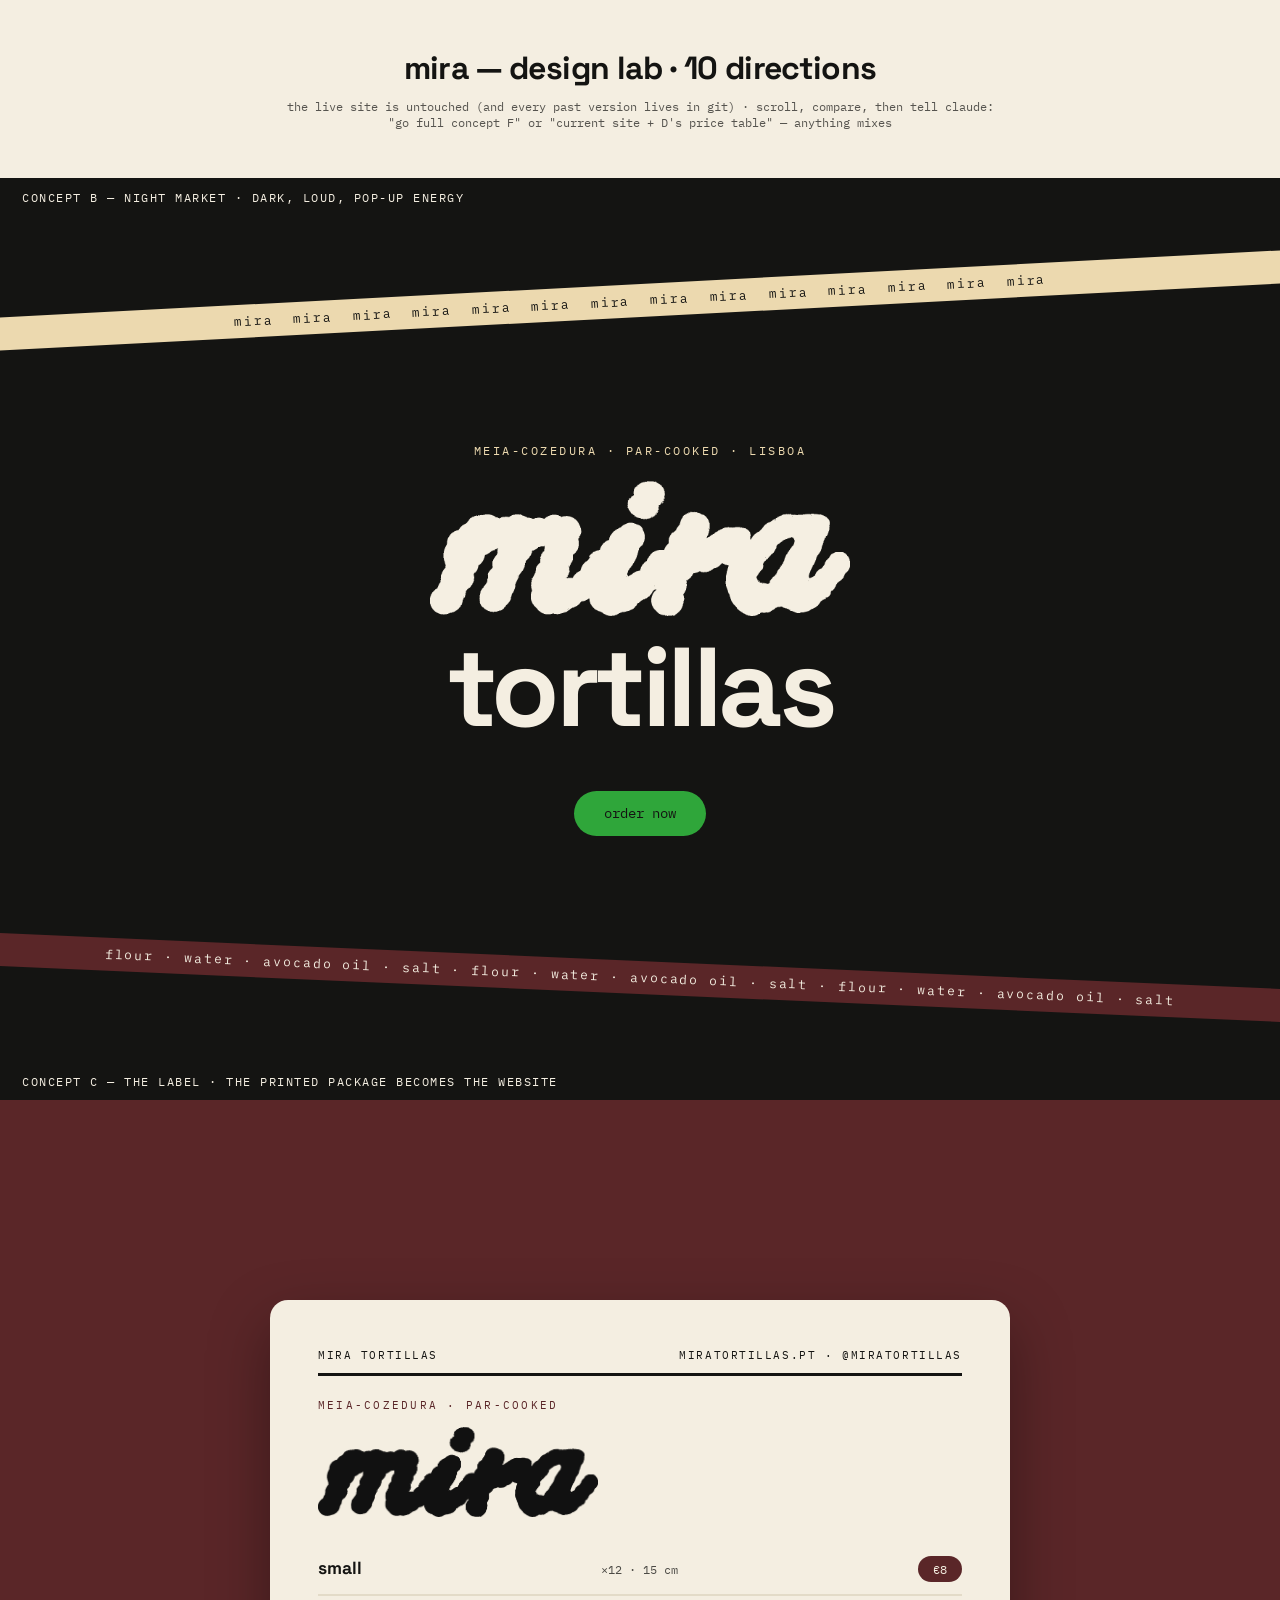
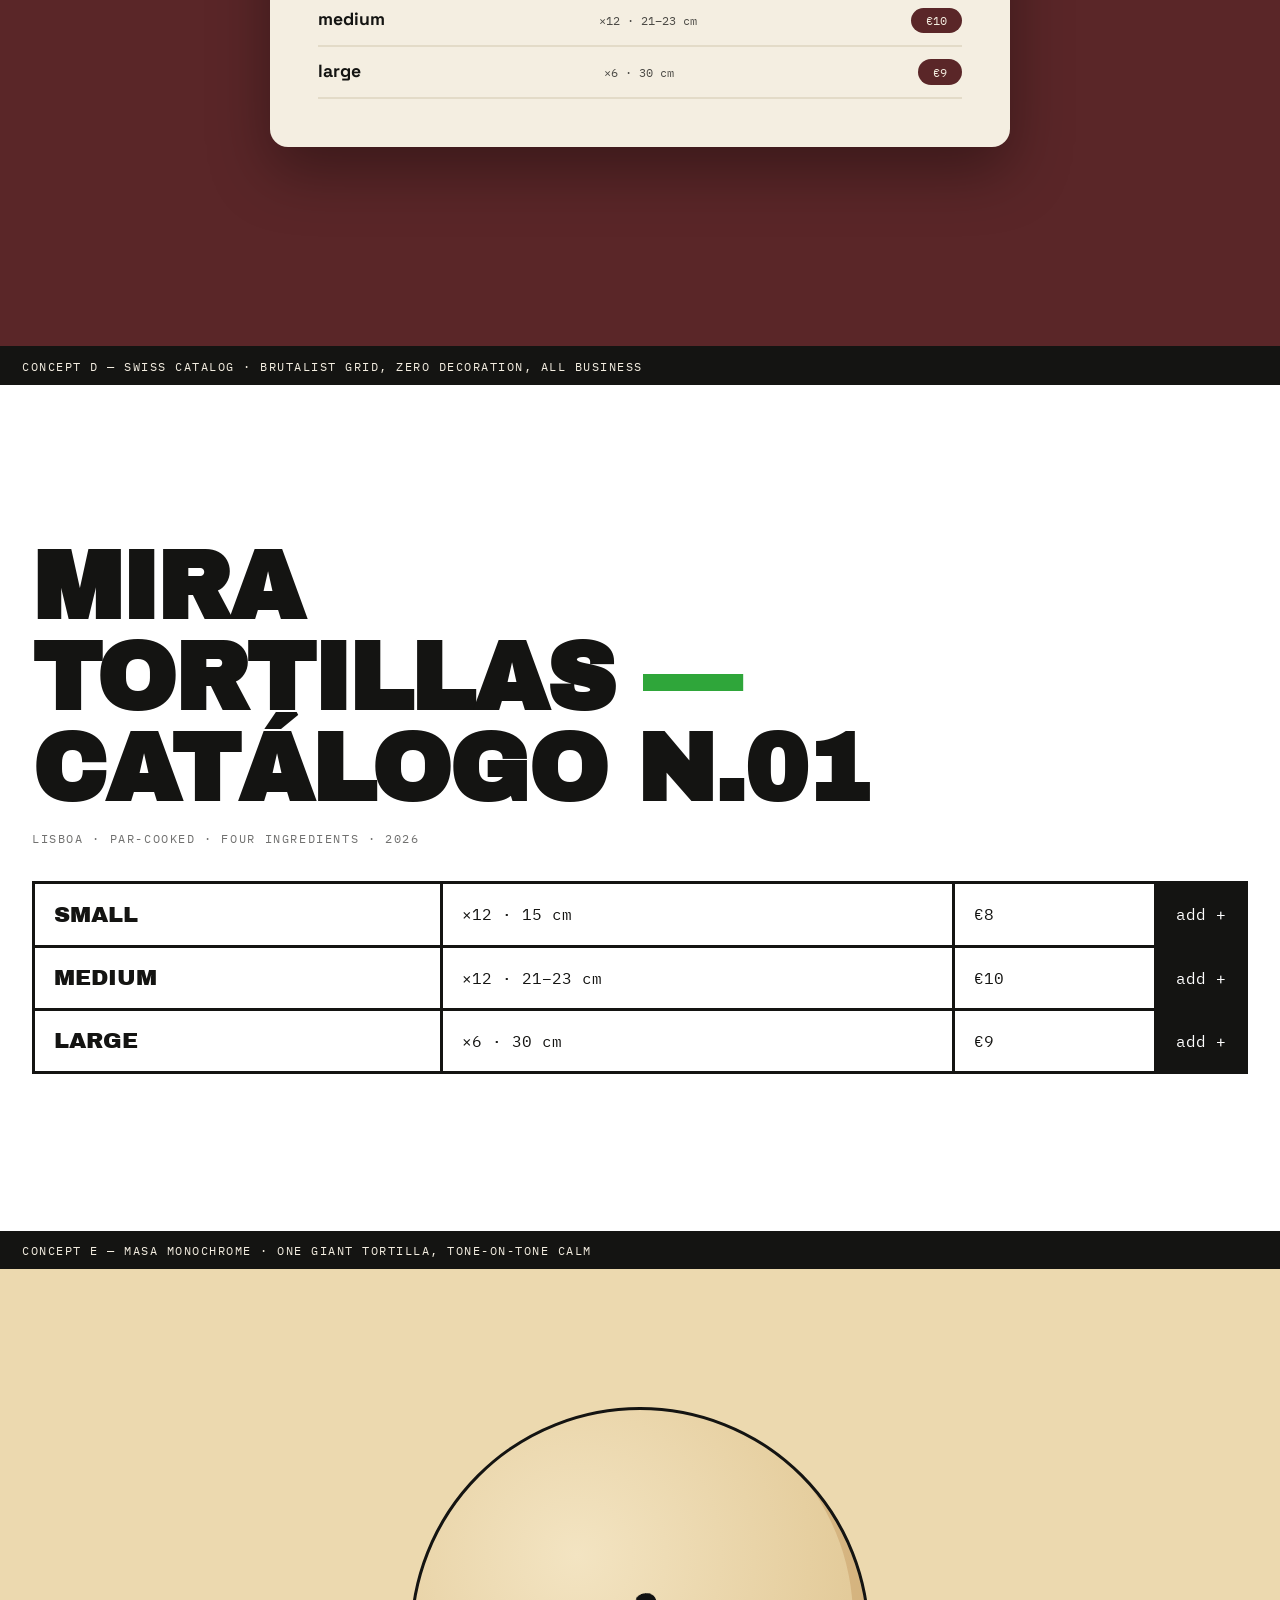
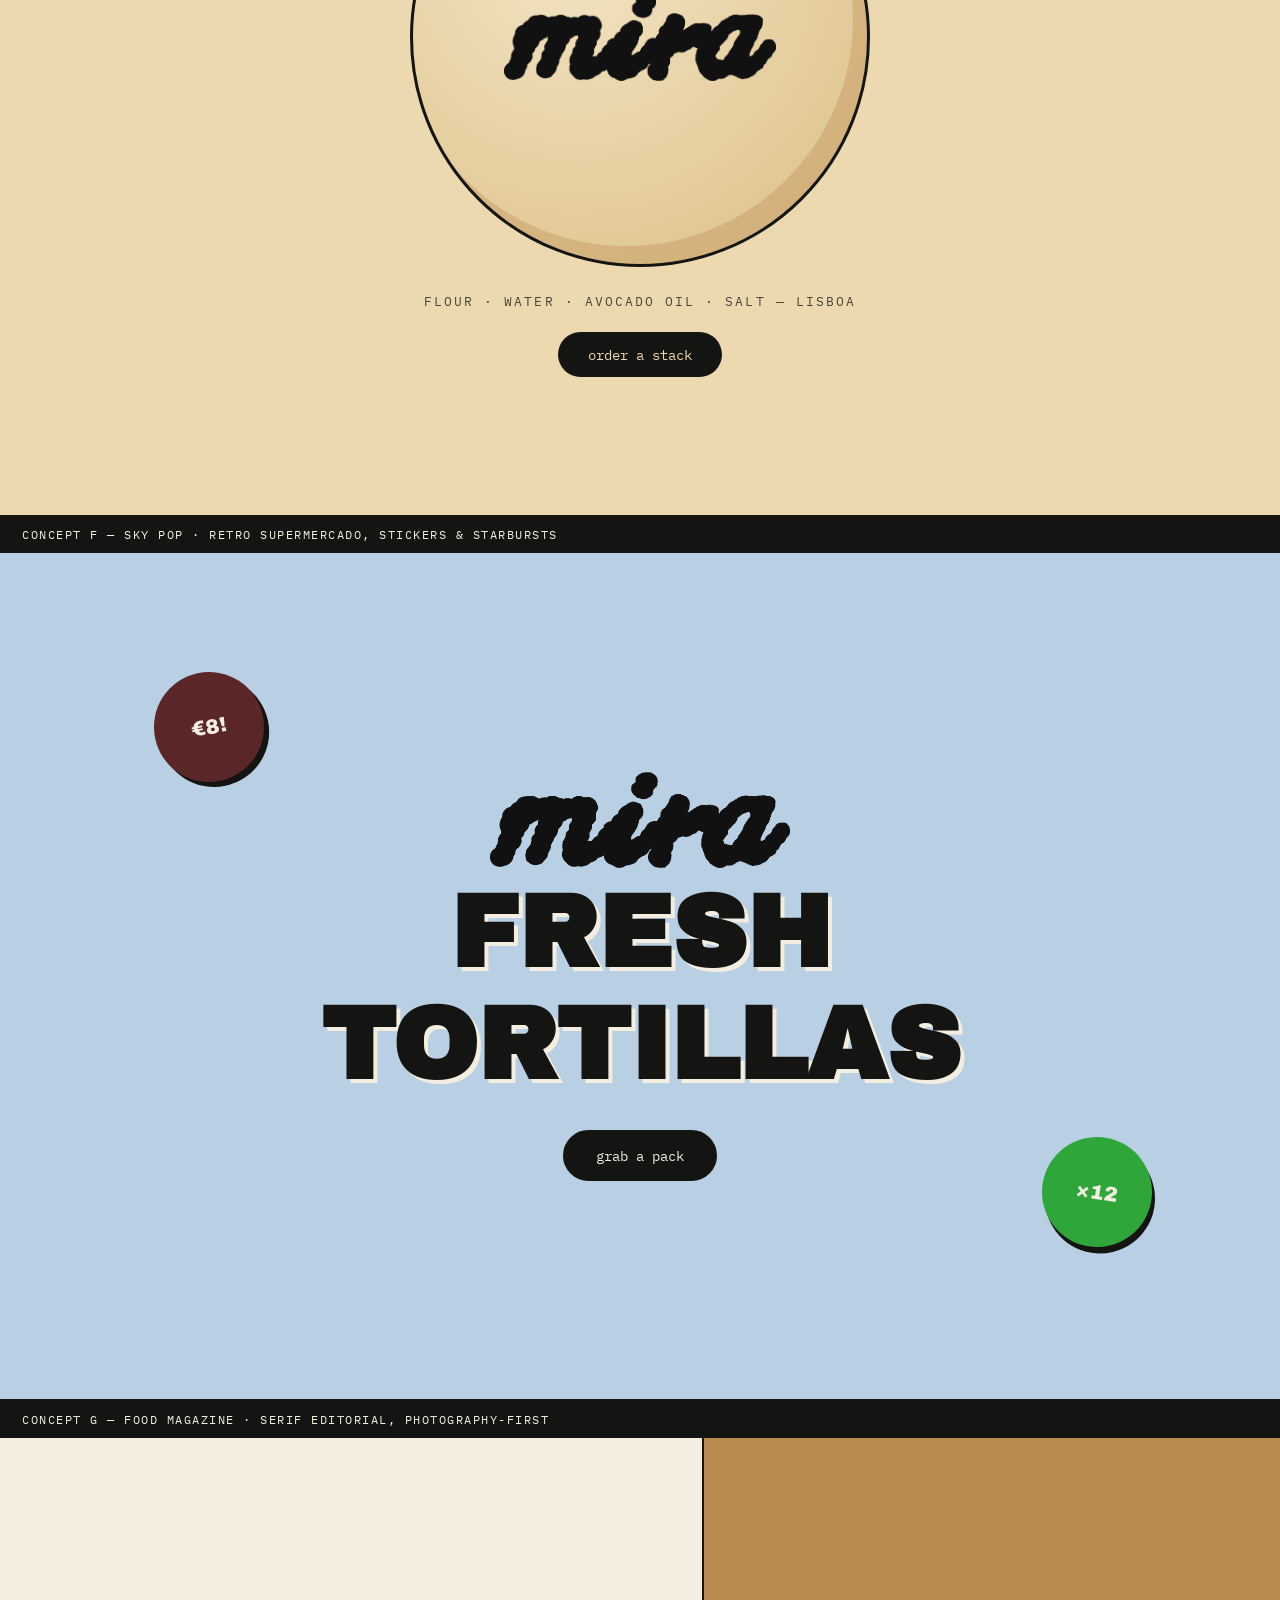
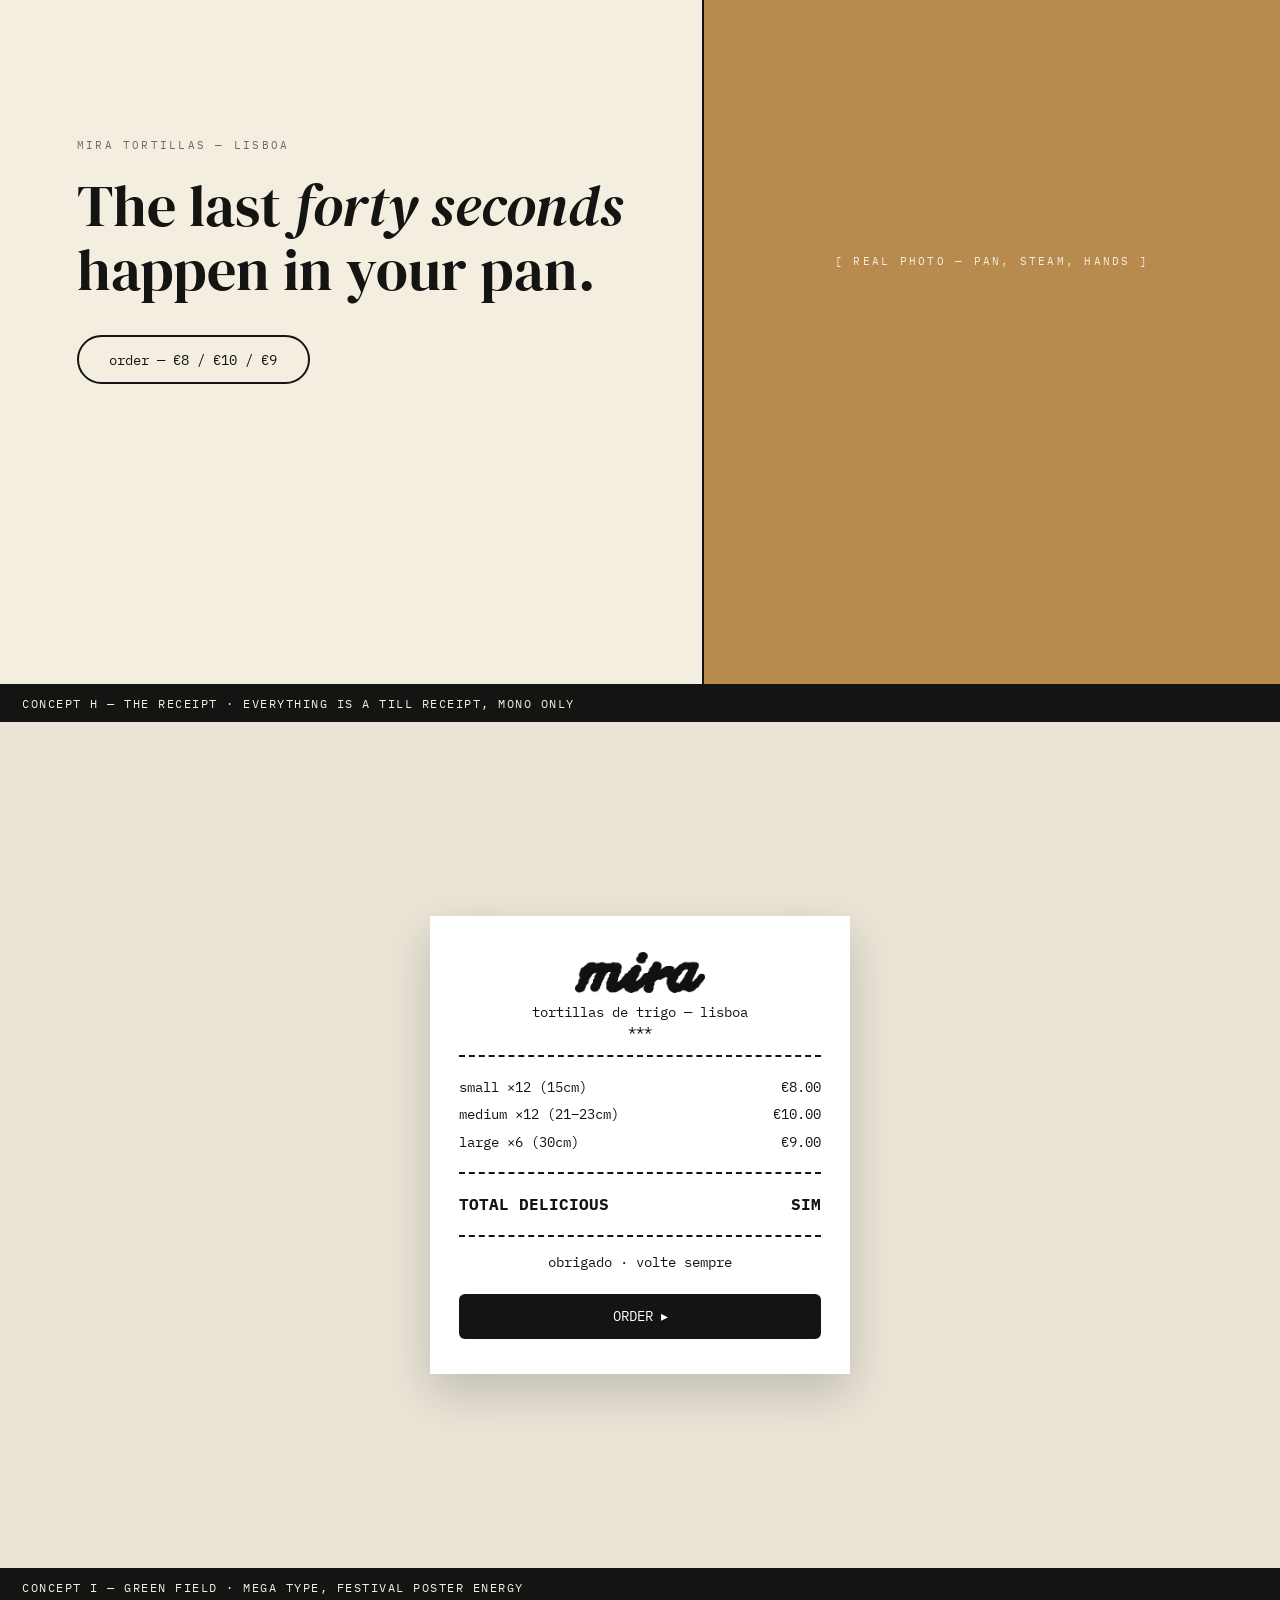
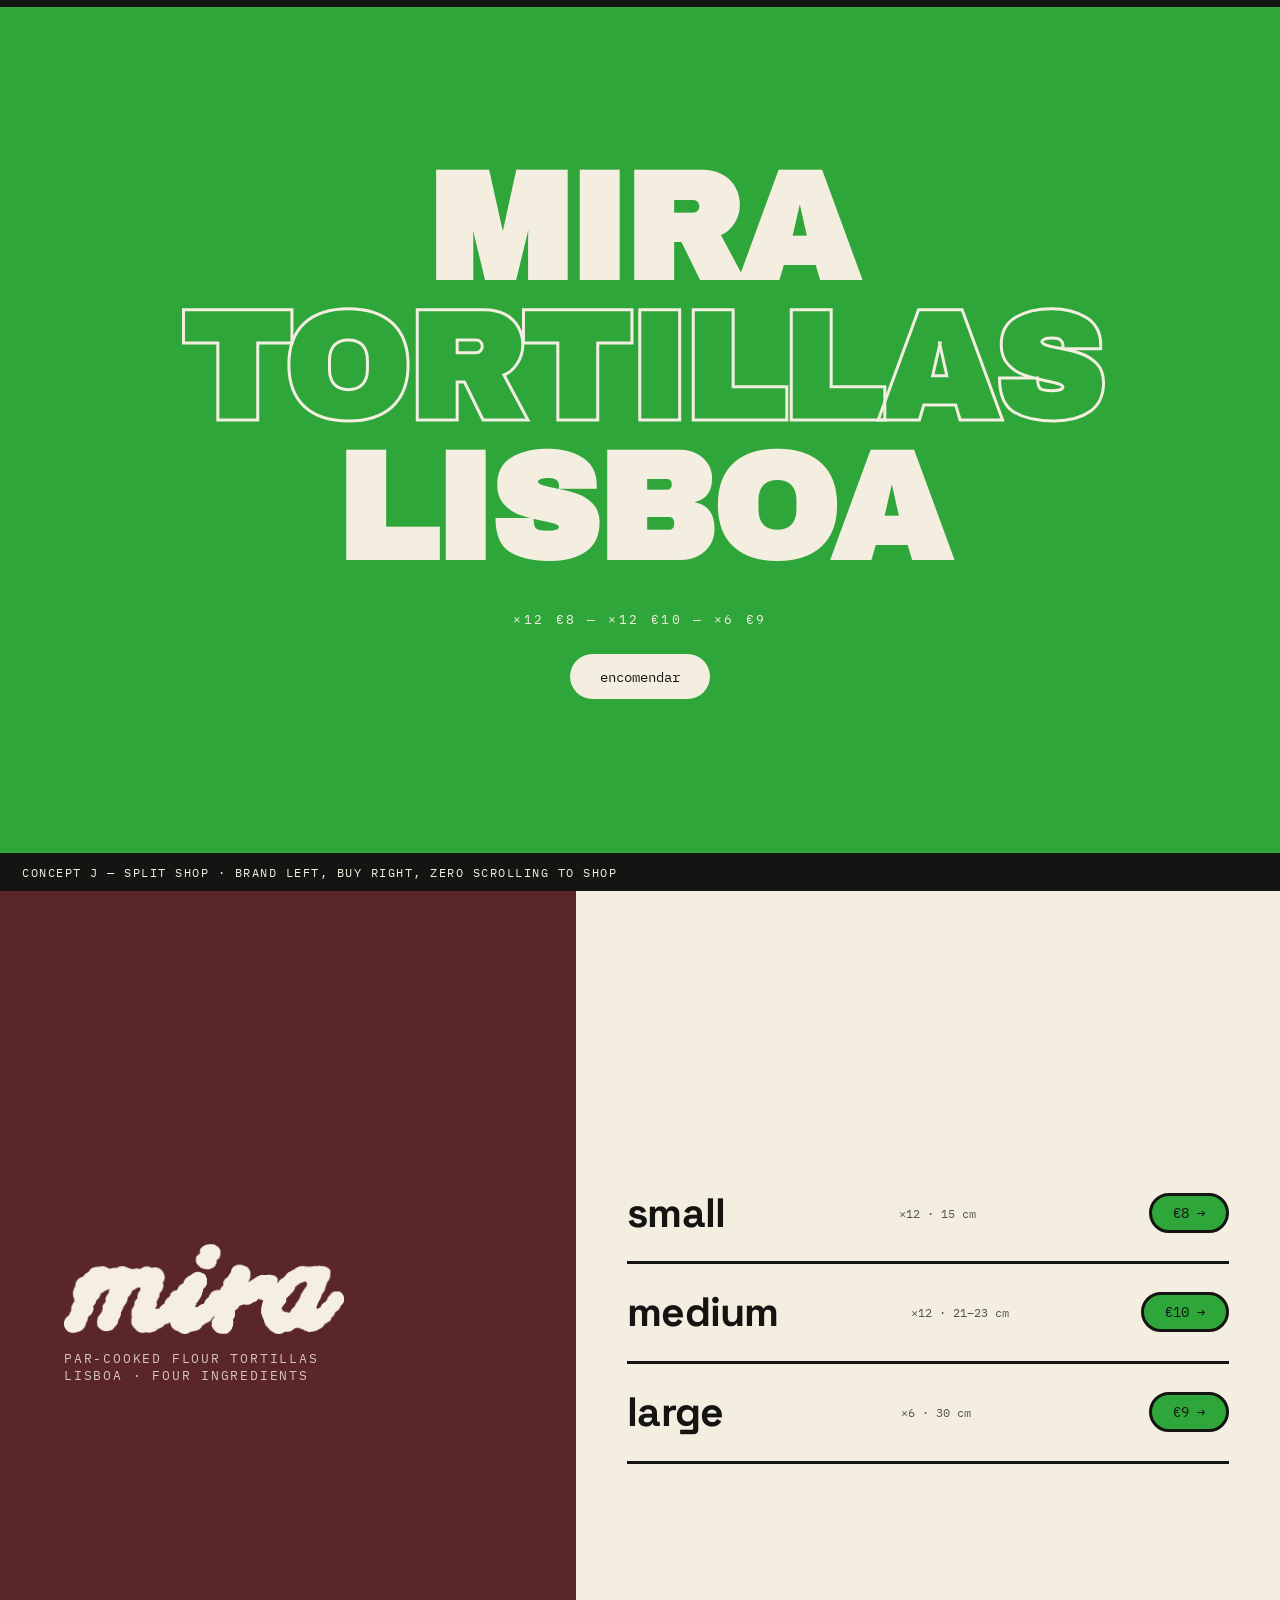
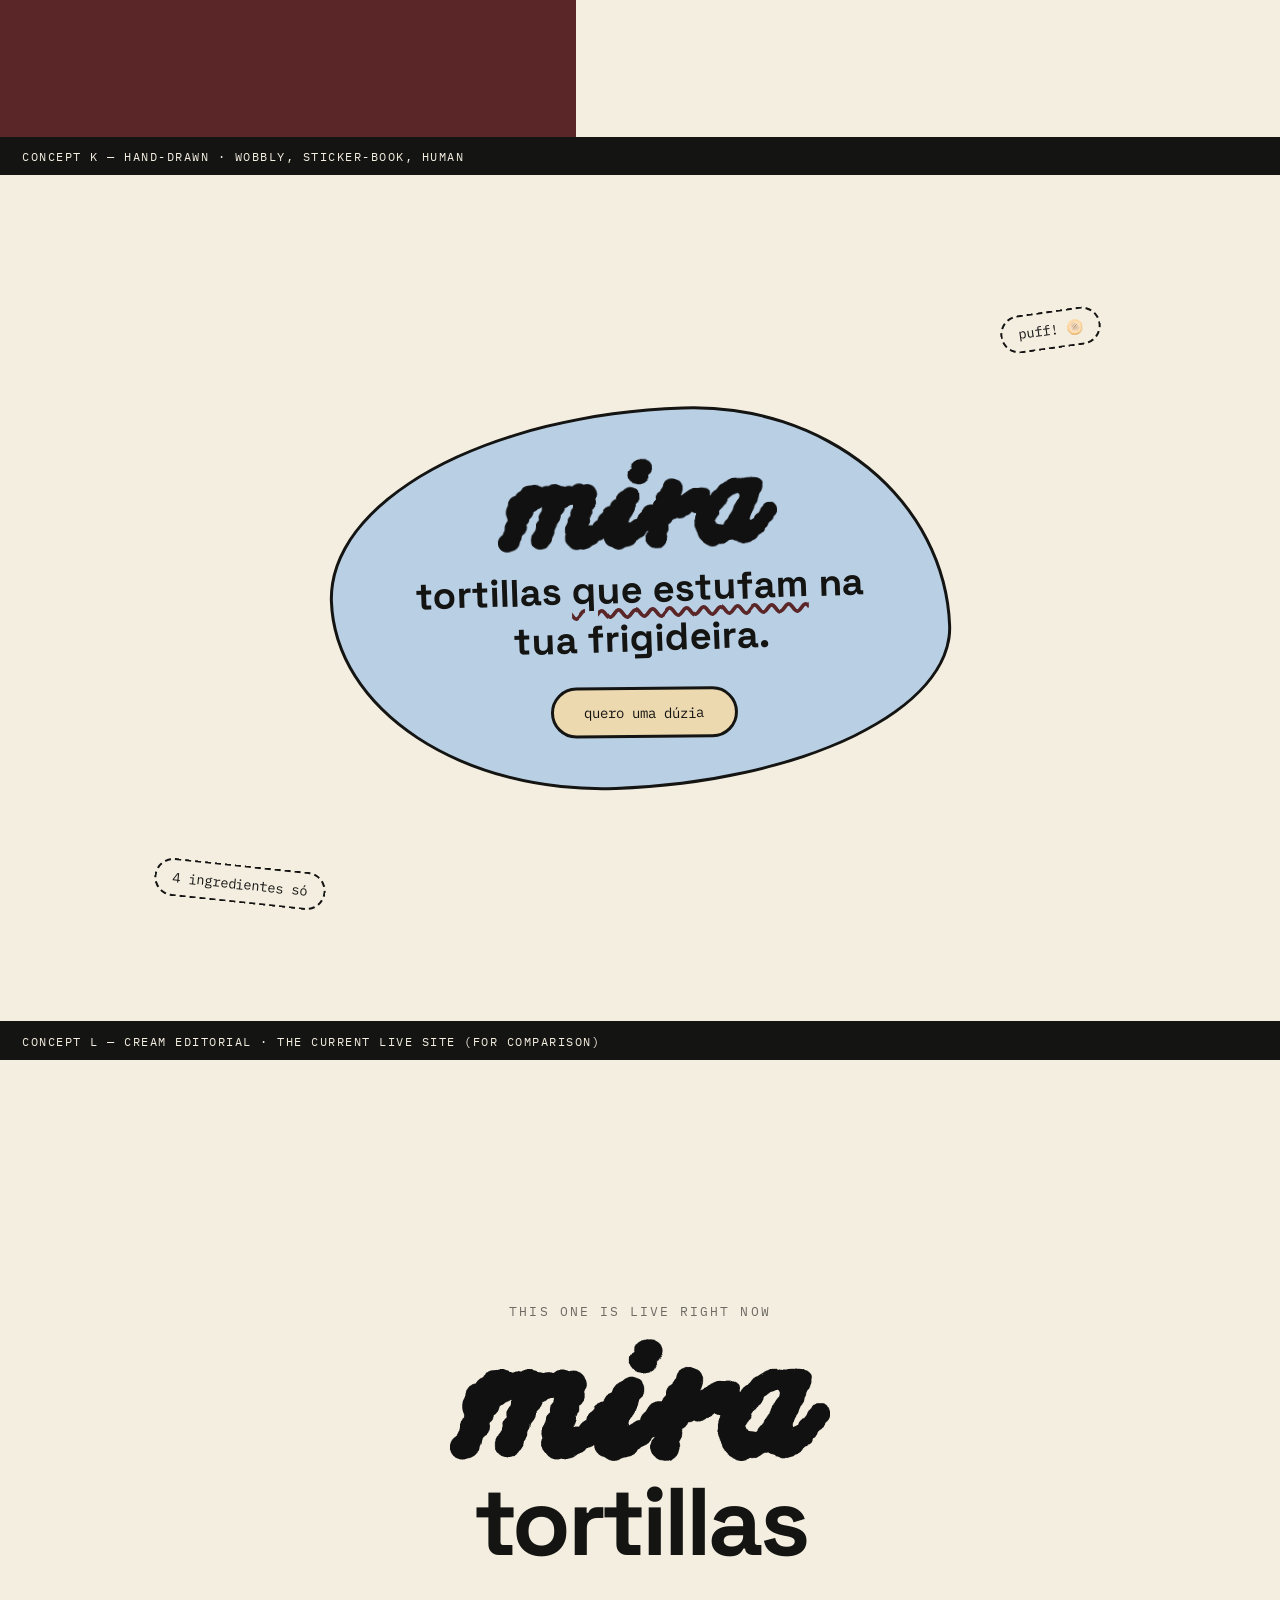
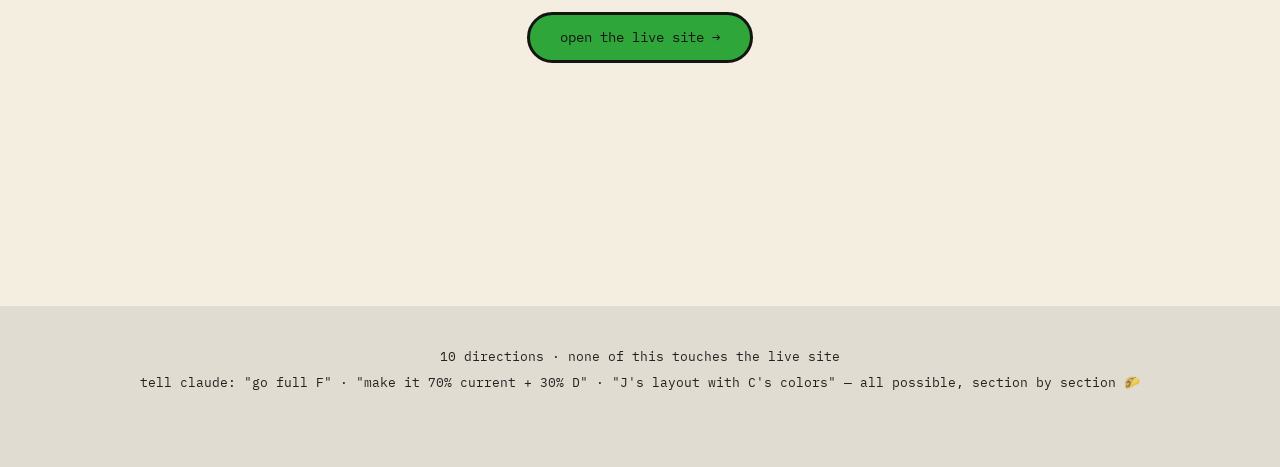
<file: lab.html>
<!DOCTYPE html>
<html lang="en">
<head>
<meta charset="UTF-8">
<meta name="viewport" content="width=device-width, initial-scale=1">
<title>design lab — 10 directions — mira</title>
<meta name="robots" content="noindex">
<link rel="icon" type="image/png" href="/assets/favicon.png">
<link rel="preconnect" href="https://fonts.googleapis.com">
<link rel="preconnect" href="https://fonts.gstatic.com" crossorigin>
<link href="https://fonts.googleapis.com/css2?family=Space+Grotesk:wght@400;500;700&family=IBM+Plex+Mono:wght@400;500&family=DM+Serif+Display:ital@0;1&family=Archivo+Black&display=swap" rel="stylesheet">
<style>
  :root { --ink:#141412; --cream:#f4eee1; --green:#2fa63a; --ox:#5a2628; --masa:#ecd9af; --sky:#b9cfe4; --toast:#b98a4e; }
  * { margin:0; padding:0; box-sizing:border-box; }
  body { font-family:"Space Grotesk",sans-serif; color:var(--ink); background:#777; }
  .mono { font-family:"IBM Plex Mono",monospace; }
  .tag { position:sticky; top:0; z-index:10; background:var(--ink); color:var(--cream); font-family:"IBM Plex Mono",monospace; font-size:.78rem; letter-spacing:.12em; text-transform:uppercase; padding:.7rem 1.4rem; }
  .cpt { min-height:94vh; position:relative; overflow:hidden; }
  .center { display:flex; flex-direction:column; align-items:center; justify-content:center; text-align:center; padding:4rem 1.5rem; }
  .pill { display:inline-block; border-radius:999px; padding:.85rem 1.9rem; font-family:"IBM Plex Mono",monospace; font-size:.88rem; text-decoration:none; }
  .intro { background:var(--cream); padding:3rem 1.5rem; text-align:center; }
  .intro h1 { font-size:2rem; letter-spacing:-.02em; }
  .intro p { font-family:"IBM Plex Mono",monospace; font-size:.78rem; opacity:.7; margin-top:.6rem; }

  /* B — night market */
  .b { background:var(--ink); color:var(--cream); }
  .b .kick { font-family:"IBM Plex Mono",monospace; font-size:.78rem; letter-spacing:.2em; text-transform:uppercase; color:var(--masa); margin-bottom:1.4rem; }
  .b .big { font-weight:700; font-size:clamp(3rem,9vw,7rem); letter-spacing:-.04em; }
  .b .pill { background:var(--green); color:var(--ink); margin-top:2rem; }
  .b .strip { position:absolute; left:-5%; right:-5%; padding:.5rem 0; background:var(--masa); font-family:"IBM Plex Mono",monospace; font-size:.8rem; letter-spacing:.15em; white-space:nowrap; overflow:hidden; color:var(--ink); }
  .b .strip.top { top:8%; transform:rotate(-3deg); }
  .b .strip.bot { bottom:8%; transform:rotate(2.5deg); background:var(--ox); color:var(--cream); }

  /* C — the label */
  .c { background:var(--ox); }
  .c .card { background:var(--cream); border-radius:18px; max-width:740px; width:100%; padding:clamp(1.6rem,4vw,3rem); text-align:left; box-shadow:0 24px 60px rgba(0,0,0,.35); }
  .c .rule { border-bottom:3px solid var(--ink); padding-bottom:.7rem; margin-bottom:1.4rem; display:flex; justify-content:space-between; font-family:"IBM Plex Mono",monospace; font-size:.7rem; letter-spacing:.14em; text-transform:uppercase; }
  .c .kick { font-family:"IBM Plex Mono",monospace; font-size:.7rem; letter-spacing:.2em; text-transform:uppercase; color:var(--ox); margin-bottom:.9rem; }
  .c .row { display:flex; justify-content:space-between; align-items:baseline; padding:.75rem 0; border-bottom:2px solid #e3dbc8; }
  .c .row b { font-size:1.1rem; }
  .c .row span { font-family:"IBM Plex Mono",monospace; font-size:.78rem; opacity:.75; }
  .c .row a { font-family:"IBM Plex Mono",monospace; font-size:.78rem; background:var(--ox); color:var(--cream); border-radius:999px; padding:.3rem .95rem; text-decoration:none; }

  /* D — swiss catalog */
  .d { background:#fff; padding:3.5rem 2rem; display:flex; flex-direction:column; justify-content:center; }
  .d h2 { font-family:"Archivo Black",sans-serif; font-size:clamp(2.4rem,7.5vw,6rem); line-height:.95; text-transform:uppercase; letter-spacing:-.02em; }
  .d h2 span { color:var(--green); }
  .d .meta { font-family:"IBM Plex Mono",monospace; font-size:.72rem; letter-spacing:.14em; text-transform:uppercase; margin:1rem 0 2.2rem; opacity:.6; }
  .d table { width:100%; border-collapse:collapse; }
  .d td { border:3px solid var(--ink); padding:1.1rem 1.2rem; font-size:1rem; }
  .d td.n { font-family:"Archivo Black",sans-serif; font-size:1.4rem; text-transform:uppercase; }
  .d td.p { font-family:"IBM Plex Mono",monospace; }
  .d td.buy { width:1%; white-space:nowrap; background:var(--ink); color:#fff; font-family:"IBM Plex Mono",monospace; }

  /* E — masa monochrome */
  .e { background:var(--masa); }
  .e .tort { width:min(58vw,460px); aspect-ratio:1; border-radius:50%; background:radial-gradient(circle at 36% 32%, #f3e4c2 0%, #e6cfa0 55%, #d9bd88 100%); border:3px solid var(--ink); box-shadow:inset -14px -18px 0 rgba(185,138,78,.35); display:grid; place-items:center; }
  .e img { width:60%; }
  .e .around { font-family:"IBM Plex Mono",monospace; font-size:.8rem; letter-spacing:.16em; text-transform:uppercase; margin-top:1.6rem; opacity:.75; }
  .e .pill { background:var(--ink); color:var(--masa); margin-top:1.4rem; }

  /* F — sky pop */
  .f { background:var(--sky); }
  .f .stick { position:absolute; font-family:"Archivo Black",sans-serif; color:var(--cream); background:var(--ox); padding:1.2rem; border-radius:50%; transform:rotate(-12deg); width:110px; height:110px; display:grid; place-items:center; font-size:1.3rem; box-shadow:4px 6px 0 var(--ink); }
  .f .s1 { top:14%; left:12%; } .f .s2 { bottom:18%; right:10%; transform:rotate(9deg); background:var(--green); }
  .f h2 { font-family:"Archivo Black",sans-serif; font-size:clamp(2.6rem,8vw,6.4rem); text-transform:uppercase; text-shadow:4px 4px 0 var(--cream); }
  .f .pill { background:var(--ink); color:var(--cream); margin-top:1.8rem; border:3px solid var(--ink); }
  .f img { width:min(300px,50vw); margin-bottom:.6rem; }

  /* G — food magazine */
  .g { background:var(--cream); display:grid; grid-template-columns:1.1fr .9fr; gap:0; align-items:stretch; }
  .g .txt { padding:clamp(2rem,6vw,5rem); display:flex; flex-direction:column; justify-content:center; border-right:2px solid var(--ink); }
  .g .cap { font-family:"IBM Plex Mono",monospace; font-size:.7rem; letter-spacing:.2em; text-transform:uppercase; opacity:.6; margin-bottom:1.4rem; }
  .g h2 { font-family:"DM Serif Display",serif; font-weight:400; font-size:clamp(2.2rem,4.5vw,4rem); line-height:1.12; }
  .g h2 em { font-style:italic; }
  .g .pill { background:none; border:2px solid var(--ink); color:var(--ink); margin-top:2rem; width:fit-content; }
  .g .photo { background:var(--toast); display:grid; place-items:center; min-height:50vh; }
  .g .photo span { font-family:"IBM Plex Mono",monospace; font-size:.7rem; letter-spacing:.2em; color:var(--cream); text-transform:uppercase; }
  @media (max-width:760px){ .g { grid-template-columns:1fr; } .g .txt { border-right:0; border-bottom:2px solid var(--ink); } }

  /* H — receipt */
  .h { background:#e9e4d6; }
  .h .paper { background:#fff; width:min(420px,92vw); padding:2.2rem 1.8rem; font-family:"IBM Plex Mono",monospace; font-size:.85rem; box-shadow:0 18px 44px rgba(0,0,0,.18); }
  .h .cN { text-align:center; }
  .h img { width:130px; margin:0 auto .6rem; display:block; }
  .h .dash { border-top:2px dashed var(--ink); margin:1rem 0; }
  .h .li { display:flex; justify-content:space-between; padding:.3rem 0; }
  .h .tot { font-weight:700; font-size:1rem; }
  .h .pill { display:block; text-align:center; background:var(--ink); color:#fff; border-radius:6px; margin-top:1.4rem; }

  /* I — green field */
  .i { background:var(--green); color:var(--cream); }
  .i h2 { font-family:"Archivo Black",sans-serif; text-transform:uppercase; font-size:clamp(3.4rem,12vw,9.5rem); line-height:.92; letter-spacing:-.02em; }
  .i h2 .o { -webkit-text-stroke:3px var(--cream); color:transparent; }
  .i .foot { font-family:"IBM Plex Mono",monospace; font-size:.8rem; letter-spacing:.2em; text-transform:uppercase; margin-top:2rem; }
  .i .pill { background:var(--cream); color:var(--ink); margin-top:1.6rem; }

  /* J — split shop */
  .j { display:grid; grid-template-columns:.9fr 1.1fr; min-height:94vh; }
  .j .brand { background:var(--ox); color:var(--cream); display:flex; flex-direction:column; justify-content:center; align-items:flex-start; padding:clamp(2rem,5vw,4rem); }
  .j .brand img { width:min(280px,70%); margin-bottom:1rem; }
  .j .brand p { font-family:"IBM Plex Mono",monospace; font-size:.8rem; letter-spacing:.14em; text-transform:uppercase; opacity:.8; }
  .j .shop { background:var(--cream); display:flex; flex-direction:column; justify-content:center; padding:clamp(1.6rem,4vw,3.5rem); }
  .j .it { display:flex; justify-content:space-between; align-items:center; border-bottom:3px solid var(--ink); padding:1.4rem 0; }
  .j .it b { font-size:clamp(1.6rem,3.2vw,2.6rem); letter-spacing:-.02em; }
  .j .it span { font-family:"IBM Plex Mono",monospace; font-size:.78rem; opacity:.7; }
  .j .it a { background:var(--green); border:3px solid var(--ink); color:var(--ink); border-radius:999px; padding:.5rem 1.3rem; font-family:"IBM Plex Mono",monospace; font-size:.85rem; text-decoration:none; }
  @media (max-width:760px){ .j { grid-template-columns:1fr; } }

  /* K — hand-drawn */
  .k { background:var(--cream); }
  .k .blob { background:var(--sky); border:3px solid var(--ink); border-radius:58% 42% 55% 45% / 48% 60% 40% 52%; padding:3rem 3.4rem; transform:rotate(-2deg); max-width:620px; }
  .k img { width:min(280px,60%); }
  .k h2 { font-size:clamp(1.6rem,3.4vw,2.4rem); margin-top:.6rem; }
  .k h2 u { text-decoration-style:wavy; text-decoration-color:var(--ox); text-underline-offset:6px; }
  .k .pill { background:var(--masa); border:3px solid var(--ink); color:var(--ink); margin-top:1.6rem; transform:rotate(1.5deg); }
  .k .doodle { position:absolute; font-family:"IBM Plex Mono",monospace; font-size:.85rem; transform:rotate(-8deg); border:2px dashed var(--ink); border-radius:999px; padding:.5rem 1rem; }
  .k .d1 { top:16%; right:14%; } .k .d2 { bottom:14%; left:12%; transform:rotate(6deg); }

  .note { background:var(--cream); padding:2.4rem 1.5rem 4.5rem; text-align:center; font-family:"IBM Plex Mono",monospace; font-size:.8rem; opacity:.85; line-height:2; }
</style>
</head>
<body>

<div class="intro">
  <h1>mira — design lab · 10 directions</h1>
  <p>the live site is untouched (and every past version lives in git) · scroll, compare, then tell claude:<br>"go full concept F" or "current site + D's price table" — anything mixes</p>
</div>

<div class="tag">concept B — night market · dark, loud, pop-up energy</div>
<section class="cpt center b">
  <div class="strip top">mira&nbsp;&nbsp;mira&nbsp;&nbsp;mira&nbsp;&nbsp;mira&nbsp;&nbsp;mira&nbsp;&nbsp;mira&nbsp;&nbsp;mira&nbsp;&nbsp;mira&nbsp;&nbsp;mira&nbsp;&nbsp;mira&nbsp;&nbsp;mira&nbsp;&nbsp;mira&nbsp;&nbsp;mira&nbsp;&nbsp;mira</div>
  <p class="kick">meia-cozedura · par-cooked · lisboa</p>
  <img src="assets/mira-wordmark-cream.png" alt="mira" style="width:min(420px,70vw)">
  <h2 class="big">tortillas</h2>
  <a class="pill" href="#">order now</a>
  <div class="strip bot">flour · water · avocado oil · salt · flour · water · avocado oil · salt · flour · water · avocado oil · salt</div>
</section>

<div class="tag">concept C — the label · the printed package becomes the website</div>
<section class="cpt center c">
  <div class="card">
    <div class="rule"><span>mira tortillas</span><span>miratortillas.pt · @miratortillas</span></div>
    <p class="kick">meia-cozedura · par-cooked</p>
    <img src="assets/mira-wordmark.png" alt="mira" style="width:min(280px,60%)">
    <div style="margin-top:1.4rem">
      <div class="row"><b>small</b><span>×12 · 15 cm</span><a href="#">€8</a></div>
      <div class="row"><b>medium</b><span>×12 · 21–23 cm</span><a href="#">€10</a></div>
      <div class="row"><b>large</b><span>×6 · 30 cm</span><a href="#">€9</a></div>
    </div>
  </div>
</section>

<div class="tag">concept D — swiss catalog · brutalist grid, zero decoration, all business</div>
<section class="cpt d">
  <h2>mira<br>tortillas <span>—</span><br>catálogo n.01</h2>
  <p class="meta">lisboa · par-cooked · four ingredients · 2026</p>
  <table>
    <tr><td class="n">small</td><td class="p">×12 · 15 cm</td><td class="p">€8</td><td class="buy">add +</td></tr>
    <tr><td class="n">medium</td><td class="p">×12 · 21–23 cm</td><td class="p">€10</td><td class="buy">add +</td></tr>
    <tr><td class="n">large</td><td class="p">×6 · 30 cm</td><td class="p">€9</td><td class="buy">add +</td></tr>
  </table>
</section>

<div class="tag">concept E — masa monochrome · one giant tortilla, tone-on-tone calm</div>
<section class="cpt center e">
  <div class="tort"><img src="assets/mira-wordmark.png" alt="mira"></div>
  <p class="around">flour · water · avocado oil · salt — lisboa</p>
  <a class="pill" href="#">order a stack</a>
</section>

<div class="tag">concept F — sky pop · retro supermercado, stickers &amp; starbursts</div>
<section class="cpt center f">
  <div class="stick s1">€8!</div>
  <div class="stick s2">×12</div>
  <img src="assets/mira-wordmark.png" alt="mira">
  <h2>fresh<br>tortillas</h2>
  <a class="pill" href="#">grab a pack</a>
</section>

<div class="tag">concept G — food magazine · serif editorial, photography-first</div>
<section class="cpt g">
  <div class="txt">
    <p class="cap">mira tortillas — lisboa</p>
    <h2>The last <em>forty seconds</em> happen in your pan.</h2>
    <a class="pill" href="#">order — €8 / €10 / €9</a>
  </div>
  <div class="photo"><span>[ real photo — pan, steam, hands ]</span></div>
</section>

<div class="tag">concept H — the receipt · everything is a till receipt, mono only</div>
<section class="cpt center h">
  <div class="paper">
    <img src="assets/mira-wordmark.png" alt="mira">
    <p class="cN">tortillas de trigo — lisboa<br>***</p>
    <div class="dash"></div>
    <div class="li"><span>small ×12 (15cm)</span><span>€8.00</span></div>
    <div class="li"><span>medium ×12 (21–23cm)</span><span>€10.00</span></div>
    <div class="li"><span>large ×6 (30cm)</span><span>€9.00</span></div>
    <div class="dash"></div>
    <div class="li tot"><span>TOTAL DELICIOUS</span><span>SIM</span></div>
    <div class="dash"></div>
    <p class="cN">obrigado · volte sempre</p>
    <a class="pill" href="#">ORDER ▸</a>
  </div>
</section>

<div class="tag">concept I — green field · mega type, festival poster energy</div>
<section class="cpt center i">
  <h2>mira<br><span class="o">tortillas</span><br>lisboa</h2>
  <p class="foot">×12 €8 — ×12 €10 — ×6 €9</p>
  <a class="pill" href="#">encomendar</a>
</section>

<div class="tag">concept J — split shop · brand left, buy right, zero scrolling to shop</div>
<section class="cpt j">
  <div class="brand">
    <img src="assets/mira-wordmark-cream.png" alt="mira">
    <p>par-cooked flour tortillas<br>lisboa · four ingredients</p>
  </div>
  <div class="shop">
    <div class="it"><b>small</b><span>×12 · 15 cm</span><a href="#">€8 →</a></div>
    <div class="it"><b>medium</b><span>×12 · 21–23 cm</span><a href="#">€10 →</a></div>
    <div class="it"><b>large</b><span>×6 · 30 cm</span><a href="#">€9 →</a></div>
  </div>
</section>

<div class="tag">concept K — hand-drawn · wobbly, sticker-book, human</div>
<section class="cpt center k">
  <div class="doodle d1">puff! 🫓</div>
  <div class="doodle d2">4 ingredientes só</div>
  <div class="blob">
    <img src="assets/mira-wordmark.png" alt="mira">
    <h2>tortillas <u>que estufam</u> na tua frigideira.</h2>
    <a class="pill" href="#">quero uma dúzia</a>
  </div>
</section>

<div class="tag">concept L — cream editorial · the current live site (for comparison)</div>
<section class="cpt center" style="background:var(--cream)">
  <p class="mono" style="font-size:.8rem;letter-spacing:.16em;text-transform:uppercase;opacity:.6;margin-bottom:1.2rem">this one is live right now</p>
  <img src="assets/mira-wordmark.png" alt="mira" style="width:min(380px,64vw)">
  <h2 style="font-weight:700;font-size:clamp(2.6rem,8vw,6rem);letter-spacing:-.04em">tortillas</h2>
  <a class="pill" style="background:var(--green);border:3px solid var(--ink);color:var(--ink);margin-top:1.8rem" href="/">open the live site →</a>
</section>

<div class="note">
  10 directions · none of this touches the live site<br>
  tell claude: "go full F" · "make it 70% current + 30% D" · "J's layout with C's colors" — all possible, section by section 🌮
</div>

</body>
</html>
</file>
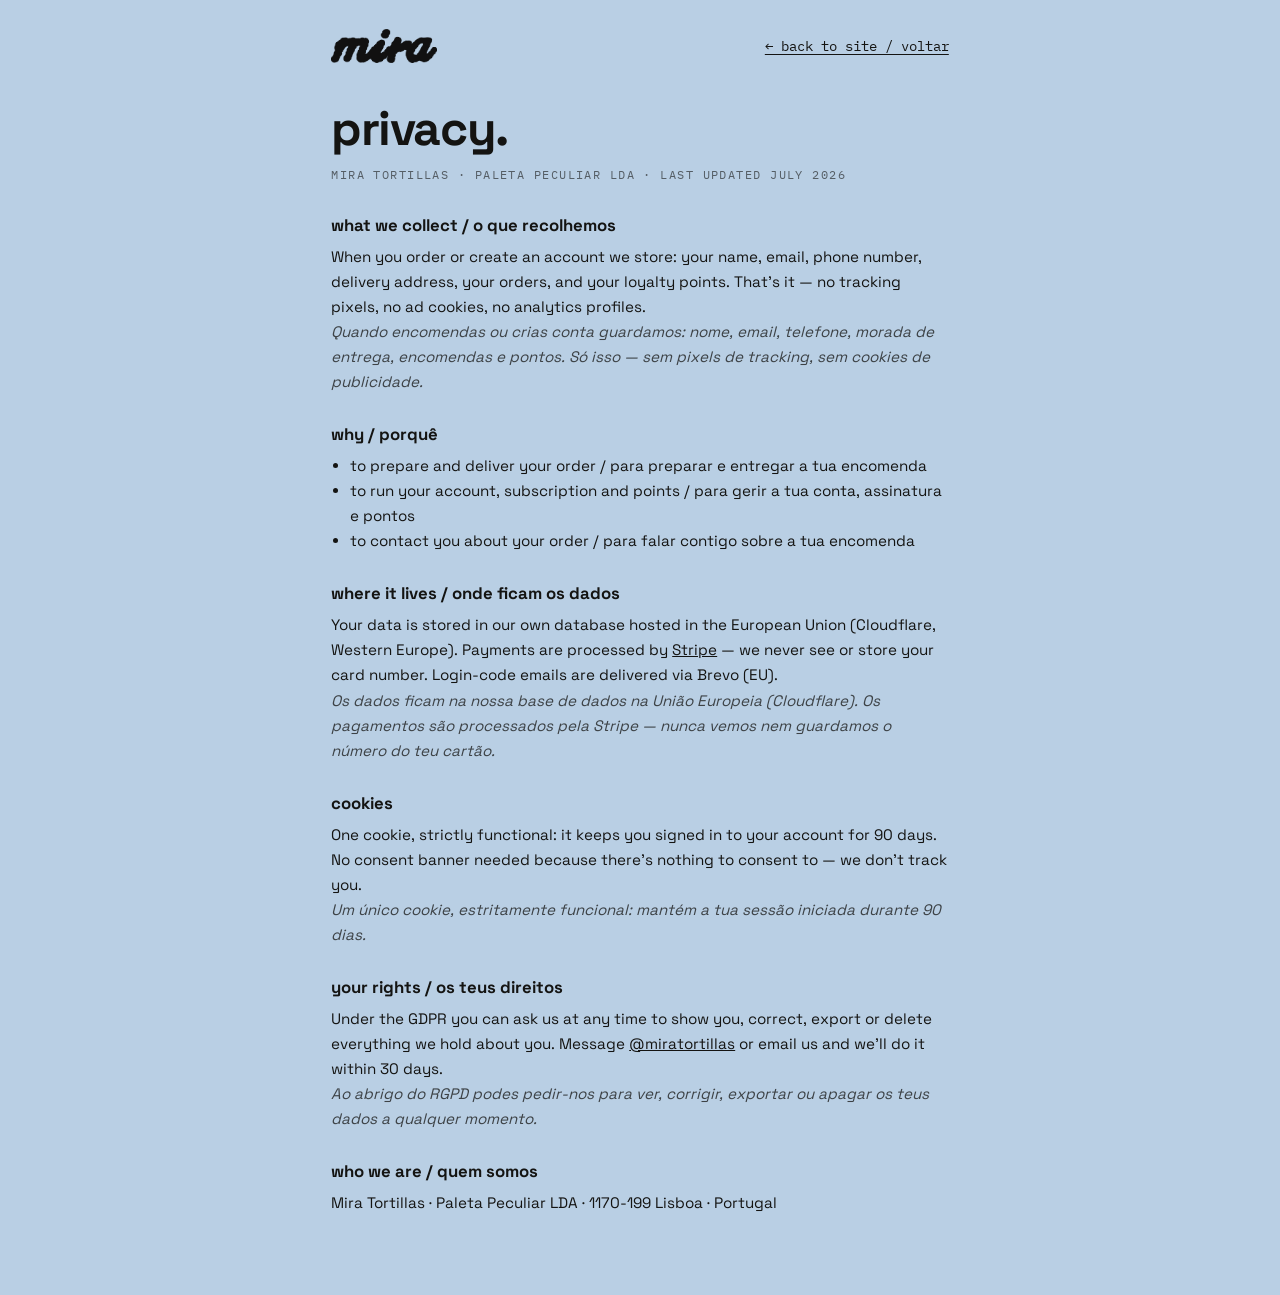
<file: privacy.html>
<!DOCTYPE html>
<html lang="en">
<head>
  <meta charset="UTF-8">
  <meta name="viewport" content="width=device-width, initial-scale=1.0">
  <title>privacy — mira tortillas</title>
  <meta name="robots" content="noindex">
  <link rel="icon" type="image/png" href="/assets/favicon.png">
  <link rel="preconnect" href="https://fonts.googleapis.com">
  <link rel="preconnect" href="https://fonts.gstatic.com" crossorigin>
  <link href="https://fonts.googleapis.com/css2?family=Space+Grotesk:wght@400;500;700&family=IBM+Plex+Mono:wght@400;500&display=swap" rel="stylesheet">
  <link rel="stylesheet" href="styles.css?v=54">
  <style>
    body { cursor: auto; }
    .pol { max-width: 720px; margin: 0 auto; padding: 1.4rem var(--pad) 5rem; }
    .pol__nav { display: flex; align-items: center; justify-content: space-between; padding: .4rem 0 2.2rem; }
    .pol__nav img { height: clamp(26px, 3.4vw, 34px); width: auto; }
    .pol__nav a.back { font-family: var(--font-mono); font-size: .85rem; text-decoration: underline; text-underline-offset: .25em; }
    .pol h1 { font-size: clamp(2rem, 5vw, 3rem); font-weight: 700; letter-spacing: -.03em; margin-bottom: .4rem; }
    .pol h2 { font-size: 1.05rem; font-weight: 700; margin: 1.8rem 0 .5rem; }
    .pol p, .pol li { font-size: .95rem; line-height: 1.65; }
    .pol ul { padding-left: 1.2rem; margin: .4rem 0; }
    .pol .mono { font-size: .75rem; text-transform: uppercase; letter-spacing: .12em; opacity: .6; }
    .pol .pt { opacity: .75; font-style: italic; }
  </style>
</head>
<body>
  <div class="pol">
    <div class="pol__nav">
      <a href="/"><img src="assets/mira-wordmark.png" alt="mira"></a>
      <a class="back" href="/">← back to site / voltar</a>
    </div>

    <h1>privacy.</h1>
    <p class="mono">mira tortillas · paleta peculiar lda · last updated july 2026</p>

    <h2>what we collect / o que recolhemos</h2>
    <p>When you order or create an account we store: your name, email, phone number, delivery address, your orders, and your loyalty points. That's it — no tracking pixels, no ad cookies, no analytics profiles.</p>
    <p class="pt">Quando encomendas ou crias conta guardamos: nome, email, telefone, morada de entrega, encomendas e pontos. Só isso — sem pixels de tracking, sem cookies de publicidade.</p>

    <h2>why / porquê</h2>
    <ul>
      <li>to prepare and deliver your order / para preparar e entregar a tua encomenda</li>
      <li>to run your account, subscription and points / para gerir a tua conta, assinatura e pontos</li>
      <li>to contact you about your order / para falar contigo sobre a tua encomenda</li>
    </ul>

    <h2>where it lives / onde ficam os dados</h2>
    <p>Your data is stored in our own database hosted in the European Union (Cloudflare, Western Europe). Payments are processed by <a href="https://stripe.com/privacy" style="text-decoration:underline">Stripe</a> — we never see or store your card number. Login-code emails are delivered via Brevo (EU).</p>
    <p class="pt">Os dados ficam na nossa base de dados na União Europeia (Cloudflare). Os pagamentos são processados pela Stripe — nunca vemos nem guardamos o número do teu cartão.</p>

    <h2>cookies</h2>
    <p>One cookie, strictly functional: it keeps you signed in to your account for 90 days. No consent banner needed because there's nothing to consent to — we don't track you.</p>
    <p class="pt">Um único cookie, estritamente funcional: mantém a tua sessão iniciada durante 90 dias.</p>

    <h2>your rights / os teus direitos</h2>
    <p>Under the GDPR you can ask us at any time to show you, correct, export or delete everything we hold about you. Message <a href="https://instagram.com/miratortillas" style="text-decoration:underline">@miratortillas</a> or email us and we'll do it within 30 days.</p>
    <p class="pt">Ao abrigo do RGPD podes pedir-nos para ver, corrigir, exportar ou apagar os teus dados a qualquer momento.</p>

    <h2>who we are / quem somos</h2>
    <p>Mira Tortillas · Paleta Peculiar LDA · 1170-199 Lisboa · Portugal</p>
  </div>
</body>
</html>
</file>
<file: styles.css>
/* ─────────────────────────────────────────────
   mira tortillas — styles
   palette pulled from the packaging label
───────────────────────────────────────────── */
:root {
  --green: #2fa63a;
  --green-deep: #20842c;
  --ink: #141412;
  --cream: #f4eee1;
  --cream-dim: #e9e0cc;
  --oxblood: #6e2f2f;
  --sky: #b9cfe4;
  --masa: #ecd9af;
  --toast: #b98a4e;

  --font-display: "Space Grotesk", system-ui, sans-serif;
  --font-mono: "IBM Plex Mono", ui-monospace, monospace;

  --pad: clamp(1.25rem, 4vw, 4rem);
  --radius: clamp(14px, 2vw, 24px);
}

* { margin: 0; padding: 0; box-sizing: border-box; }

html { scroll-behavior: smooth; }
html.lenis { height: auto; scroll-behavior: auto; }
.lenis.lenis-smooth { scroll-behavior: auto; }

body {
  font-family: var(--font-display);
  background: var(--cream);
  color: var(--ink);
  overflow-x: clip;
  -webkit-font-smoothing: antialiased;
}

img { max-width: 100%; display: block; }
a { color: inherit; text-decoration: none; }
.mono { font-family: var(--font-mono); }

::selection { background: var(--green); color: var(--cream); }

/* ───────── loader ───────── */
.loader {
  position: fixed; inset: 0; z-index: 100;
  background: var(--green);
  display: grid; place-items: center;
}
.loader__inner { width: min(420px, 70vw); }
.loader__mark { width: 100%; }
.loader__row {
  display: flex; justify-content: space-between;
  margin-top: 1.25rem; font-size: 0.8rem;
  border-top: 2px solid var(--ink); padding-top: 0.6rem;
}

/* ───────── cursor ───────── */
.cursor {
  position: fixed; top: 0; left: 0; z-index: 99;
  width: 14px; height: 14px; border-radius: 50%;
  background: var(--green);
  pointer-events: none;
  transform: translate(-50%, -50%);
  mix-blend-mode: difference;
  transition: width .25s ease, height .25s ease;
  display: none;
}
@media (pointer: fine) { .cursor { display: block; } }
.cursor.is-hover { width: 44px; height: 44px; }

/* ───────── buttons ───────── */
.btn {
  display: inline-flex; align-items: center; gap: 0.6rem;
  font-family: var(--font-mono); font-size: 0.85rem; font-weight: 500;
  padding: 0.85rem 1.4rem; border-radius: 999px;
  border: 2px solid var(--ink);
  transition: transform .25s cubic-bezier(.2,.9,.3,1.2), background .25s, color .25s;
  white-space: nowrap;
}
.btn__dot {
  width: 8px; height: 8px; border-radius: 50%;
  background: currentColor;
  transition: transform .25s;
}
.btn:hover { transform: translateY(-3px); }
.btn:hover .btn__dot { transform: scale(1.6); }
.btn:active { transform: translateY(0) scale(.97); }
.btn--ink { background: var(--ink); color: var(--cream); }
.btn--ink:hover { background: var(--green); border-color: var(--green); color: var(--ink); }
.btn--green { background: var(--green); border-color: var(--ink); color: var(--ink); }
.btn--green:hover { background: var(--ink); color: var(--cream); }
.btn--cream { background: var(--cream); border-color: var(--cream); color: var(--ink); }
.btn--cream:hover { background: var(--ink); border-color: var(--ink); color: var(--cream); }

/* ───────── nav ───────── */
.nav {
  position: fixed; top: 0; left: 0; right: 0; z-index: 50;
  display: flex; align-items: center; justify-content: space-between;
  gap: clamp(1rem, 2.5vw, 2rem);
  padding: 1rem var(--pad);
  transition: transform .4s ease;
}
.nav.nav--hidden { transform: translateY(-110%); }
.nav.nav--solid { background: color-mix(in srgb, var(--cream) 88%, transparent); backdrop-filter: blur(10px); }
.nav__logo img { height: clamp(26px, 3.4vw, 34px); width: auto; }
.nav__links { display: flex; gap: clamp(.9rem, 2.2vw, 2.2rem); font-size: 0.85rem; }
.nav__links a { position: relative; padding: .25rem 0; white-space: nowrap; }
.nav__links a::after {
  content: ""; position: absolute; left: 0; bottom: 0;
  width: 100%; height: 2px; background: var(--green);
  transform: scaleX(0); transform-origin: right;
  transition: transform .3s ease;
}
.nav__links a:hover::after { transform: scaleX(1); transform-origin: left; }
@media (max-width: 800px) { .nav__links { display: none; } }
.nav__right { display: flex; align-items: center; gap: .7rem; }
.nav__lang {
  font-family: var(--font-mono); font-size: .85rem; font-weight: 500;
  background: transparent; color: var(--ink);
  border: 2px solid var(--ink); border-radius: 999px;
  width: 2.9rem; height: 2.9rem;
  cursor: pointer;
  transition: background .25s, color .25s, transform .25s;
}
.nav__lang:hover { background: var(--ink); color: var(--cream); transform: translateY(-2px); }
.nav__acct {
  display: grid; place-items: center;
  width: 2.9rem; height: 2.9rem;
  border: 2px solid var(--ink); border-radius: 999px;
  color: var(--ink);
  transition: background .25s, color .25s, transform .25s;
}
.nav__acct svg { width: 1.25rem; height: 1.25rem; }
.nav__acct:hover { background: var(--ink); color: var(--cream); transform: translateY(-2px); }
.nav__acct.is-in { background: var(--green); }
.nav__acct.is-in:hover { background: var(--ink); }

/* ───────── hero ───────── */
.hero {
  min-height: 100svh;
  display: flex; flex-direction: column;
  align-items: center; justify-content: center;
  padding: clamp(5.5rem, 12vh, 8rem) var(--pad) 7rem;
  position: relative;
  background:
    radial-gradient(60% 50% at 50% 110%, color-mix(in srgb, var(--green) 14%, transparent), transparent 70%),
    var(--cream);
}
.hero__tag {
  display: flex; gap: .75rem; font-size: clamp(.7rem, 1.5vw, .85rem);
  text-transform: uppercase; letter-spacing: .12em;
  margin-bottom: clamp(.5rem, 2vh, 1.5rem);
}
.hero__title {
  font-size: clamp(3.4rem, 14.5vw, 12.5rem);
  font-weight: 700; letter-spacing: -0.04em; line-height: .95;
  text-align: center;
  position: relative; z-index: 2;
}
.hero__line { display: block; overflow: hidden; }
.hero__word { display: inline-block; }
.hero__word .char { display: inline-block; }

.hero__stage {
  display: block;
  position: relative;
  margin-bottom: clamp(-0.5rem, -1vw, -1.5rem);
  z-index: 1;
}
.hero__mark {
  display: block;
  width: clamp(220px, 34vw, 430px);
  margin: 0 auto;
}
.hero__foot {
  margin-top: clamp(1.5rem, 4vh, 3rem);
  display: flex; flex-direction: column; align-items: center; gap: 1.4rem;
  text-align: center;
}
.hero__blurb { font-size: clamp(1rem, 2vw, 1.2rem); line-height: 1.5; max-width: 34ch; }
.hero__scroll {
  position: absolute; bottom: 1.5rem; left: 50%;
  transform: translateX(-50%);
  font-size: .7rem; text-transform: uppercase; letter-spacing: .2em;
  display: flex; flex-direction: column; align-items: center; gap: .5rem;
}
.hero__scroll-line {
  width: 2px; height: 34px; background: var(--ink);
  animation: scrollPulse 1.6s ease-in-out infinite;
  transform-origin: top;
}
@keyframes scrollPulse {
  0% { transform: scaleY(0); transform-origin: top; }
  45% { transform: scaleY(1); transform-origin: top; }
  55% { transform: scaleY(1); transform-origin: bottom; }
  100% { transform: scaleY(0); transform-origin: bottom; }
}

/* ───────── marquee ───────── */
/* the physical reseal tape, as a design element — bottom edge, clear of the wordmark */
.hero__tape {
  position: absolute; left: -4%; right: -4%;
  bottom: -12px; z-index: 2;
  height: clamp(22px, 3vw, 32px);
  background-color: var(--masa);
  background-image: url("assets/mira-wordmark.png");
  background-size: auto 56%;
  background-repeat: space;
  background-position: center;
  transform: rotate(-1.6deg);
  box-shadow: 0 2px 0 rgba(20, 20, 18, .12);
  pointer-events: none;
}

.marquee {
  background: var(--oxblood); color: var(--cream);
  overflow: hidden; padding: 1.1rem 0;
  transform: rotate(-1.1deg) scale(1.02);
  margin-block: .9rem;
  box-shadow: 0 2px 0 rgba(20, 20, 18, .15);
}
.marquee__track { display: flex; width: max-content; will-change: transform; }
.marquee__chunk {
  font-family: var(--font-mono);
  font-size: clamp(1rem, 2.4vw, 1.5rem);
  white-space: nowrap; padding-right: .5rem;
}
.marquee__chunk i { color: var(--masa); font-style: normal; }

/* ───────── kicker ───────── */
.kicker {
  display: inline-block;
  font-size: .8rem; text-transform: uppercase; letter-spacing: .16em;
  border: 2px solid var(--ink); border-radius: 999px;
  padding: .45rem 1rem;
}
.kicker--cream { border-color: var(--cream); color: var(--cream); }

/* ───────── subscriptions ───────── */
.subs {
  background: var(--sky);
  padding: clamp(4.5rem, 10vw, 8.5rem) var(--pad);
  overflow: clip;
}
.subs__head { margin-bottom: clamp(2.5rem, 5vw, 4.5rem); }
.subs__title {
  font-size: clamp(2.6rem, 7.5vw, 6.5rem);
  font-weight: 700; letter-spacing: -.03em; line-height: 1.02;
  margin-top: 1.2rem;
}
.subs__sub {
  margin-top: 1.2rem; font-size: clamp(1rem, 2vw, 1.25rem);
  max-width: 44ch; line-height: 1.55;
}
.subs__list { list-style: none; border-top: 3px solid var(--ink); }
.sub {
  display: grid;
  grid-template-columns: 1fr auto auto;
  align-items: center; gap: clamp(1rem, 3vw, 2.5rem);
  padding: clamp(1.1rem, 2.5vw, 1.8rem) 0;
  border-bottom: 3px solid var(--ink);
  transition: padding-left .35s ease;
}
.sub:hover { padding-left: clamp(.75rem, 2vw, 1.5rem); }
.sub__name { font-size: clamp(1.9rem, 5.5vw, 4.2rem); font-weight: 700; letter-spacing: -.02em; line-height: 1; }
.sub__meta { font-size: clamp(.8rem, 1.8vw, 1.05rem); opacity: .8; white-space: nowrap; }
.sub__opts { display: flex; gap: .6rem; flex-wrap: wrap; }
.sub__opt {
  font-size: .85rem; padding: .55rem 1.05rem;
  border: 2px solid var(--ink); border-radius: 999px;
  transition: background .25s ease, color .25s ease;
}
.sub__opt:hover { background: var(--ink); color: var(--cream); }
.subs__note { margin-top: 2.2rem; font-size: .9rem; opacity: .7; }
@media (max-width: 700px) {
  .sub { grid-template-columns: 1fr auto; gap: .8rem 1rem; }
  .sub__opts { grid-column: 1 / -1; }
}

/* ───────── ingredients ───────── */
.ingredients {
  background: var(--green);
  padding: clamp(4.5rem, 10vw, 8.5rem) var(--pad);
  position: relative; overflow: clip;
}
.ingredients__head { position: relative; margin-bottom: clamp(2.5rem, 6vw, 5rem); }
.ingredients__title {
  font-size: clamp(2.6rem, 7.5vw, 6.5rem);
  font-weight: 700; letter-spacing: -.03em; line-height: 1.02;
  margin-top: 1.2rem; max-width: 12ch;
}
.ingredients__big {
  position: absolute; right: -2%; top: 50%;
  transform: translateY(-50%);
  font-size: clamp(9rem, 28vw, 24rem);
  font-weight: 700; line-height: 1;
  color: color-mix(in srgb, var(--ink) 14%, transparent);
  pointer-events: none; user-select: none;
}
.ingredients__list { list-style: none; border-top: 3px solid var(--ink); }
.ing {
  display: grid;
  grid-template-columns: 4rem 1fr auto;
  align-items: baseline; gap: 1rem;
  padding: clamp(1.1rem, 2.5vw, 1.8rem) 0;
  border-bottom: 3px solid var(--ink);
  transition: padding-left .35s ease;
}
.ing:hover { padding-left: clamp(.75rem, 2vw, 1.5rem); }
.ing__num { font-size: .85rem; }
.ing__en { font-size: clamp(1.9rem, 5.5vw, 4.2rem); font-weight: 700; letter-spacing: -.02em; line-height: 1; }
.ing__pt { font-size: clamp(.8rem, 1.8vw, 1.05rem); }
.ingredients__note {
  margin-top: 2.2rem; font-size: clamp(1rem, 2vw, 1.25rem);
  max-width: 44ch; line-height: 1.55;
}

/* ───────── how to heat (par-cooked) ───────── */
.heat {
  background: var(--oxblood); color: var(--cream);
  padding: clamp(4.5rem, 10vw, 8.5rem) var(--pad);
  overflow: clip;
}
.heat__head { margin-bottom: clamp(2.5rem, 5vw, 4rem); }
.heat__title {
  font-size: clamp(2.4rem, 6.5vw, 5.5rem);
  font-weight: 700; letter-spacing: -.03em; line-height: 1.04;
  margin-top: 1.2rem;
}
.heat__sub {
  margin-top: 1.2rem; font-size: clamp(1rem, 2vw, 1.25rem);
  max-width: 52ch; line-height: 1.55; opacity: .9;
}
.heat__grid {
  display: grid; grid-template-columns: 1.25fr 1fr;
  gap: clamp(2rem, 5vw, 5rem);
  align-items: center;
}
@media (max-width: 860px) { .heat__grid { grid-template-columns: 1fr; } }
.heat__scene svg { width: 100%; height: auto; display: block; }
.heat__steps { list-style: none; }
.hstep {
  display: flex; gap: 1.2rem; align-items: flex-start;
  padding: clamp(1.1rem, 2.5vw, 1.6rem) 0;
  border-top: 2px solid color-mix(in srgb, var(--cream) 25%, transparent);
}
.hstep:last-child { border-bottom: 2px solid color-mix(in srgb, var(--cream) 25%, transparent); }
.hstep__icon {
  flex: 0 0 auto;
  /* size by height so the different canvas widths (padded handles) stay the same pan size */
  height: clamp(52px, 5.5vw, 74px);
  width: auto;
  margin-top: .2rem;
}
.hstep h3 {
  font-size: clamp(1.25rem, 2.4vw, 1.7rem);
  font-weight: 700; letter-spacing: -.01em;
  margin-bottom: .4rem;
}
.hstep p { font-size: .82rem; line-height: 1.6; opacity: .8; max-width: 38ch; }
.heat__store {
  margin-top: clamp(2rem, 4vw, 3rem);
  font-size: .8rem; letter-spacing: .08em; text-transform: uppercase;
  border: 2px solid color-mix(in srgb, var(--cream) 35%, transparent);
  border-radius: 999px;
  padding: .8rem 1.4rem;
  display: inline-block;
}

/* ───────── gallery — real packs ───────── */
.gallery {
  background: var(--ink); color: var(--cream);
  padding: clamp(4.5rem, 10vw, 8.5rem) 0 clamp(4rem, 8vw, 7rem);
  overflow: clip;
}
.gallery__head { padding: 0 var(--pad); margin-bottom: clamp(2.5rem, 5vw, 4.5rem); }
.gallery__title {
  font-size: clamp(2.4rem, 6.5vw, 5.5rem);
  font-weight: 700; letter-spacing: -.03em; line-height: 1.04;
  margin-top: 1.2rem;
}
.gallery__row {
  display: flex; gap: clamp(1rem, 2.5vw, 2rem);
  padding: 0 var(--pad);
  will-change: transform;
}
.gallery__item { flex: 0 0 clamp(300px, 40vw, 600px); }
.gallery__item img {
  width: 100%; aspect-ratio: 4 / 5; object-fit: cover;
  border-radius: var(--radius);
}
.gallery__item--cafe img { object-position: 62% 55%; }
.gallery__item figcaption { margin-top: .7rem; font-size: .78rem; opacity: .75; }
.gallery__item:nth-child(even) { margin-top: clamp(1.5rem, 4vw, 3.5rem); }
@media (max-width: 760px) {
  .gallery__row {
    overflow-x: auto; scroll-snap-type: x mandatory;
    -webkit-overflow-scrolling: touch;
    scrollbar-width: none;
  }
  .gallery__row::-webkit-scrollbar { display: none; }
  .gallery__item { flex: 0 0 72vw; scroll-snap-align: center; }
  .gallery__item:nth-child(even) { margin-top: 0; }
}

/* ───────── sizes ───────── */
.sizes { padding: clamp(4.5rem, 10vw, 8.5rem) var(--pad); background: var(--cream); }
.sizes__head { margin-bottom: clamp(2.5rem, 5vw, 4.5rem); }
.sizes__title {
  font-size: clamp(2.6rem, 7.5vw, 6.5rem);
  font-weight: 700; letter-spacing: -.03em; line-height: 1.02;
  margin-top: 1.2rem;
}
.sizes__sub { margin-top: 1.2rem; font-size: clamp(1rem, 2vw, 1.25rem); max-width: 46ch; line-height: 1.55; }

.sizes__grid {
  display: grid;
  grid-template-columns: repeat(3, 1fr);
  gap: clamp(1rem, 2vw, 1.75rem);
  align-items: stretch;
  scroll-margin-top: 100px;
  max-width: 1060px;
}
@media (max-width: 900px) { .sizes__grid { grid-template-columns: 1fr; max-width: 540px; } }
.sizes__pay {
  margin-top: clamp(1.5rem, 3vw, 2.5rem);
  font-size: .75rem; letter-spacing: .08em; text-transform: none;
  opacity: .65;
}
.sizes__ship {
  margin-top: .55rem;
  font-size: .75rem; letter-spacing: .08em; text-transform: uppercase;
  opacity: .5;
}

.card {
  position: relative;
  border-radius: var(--radius);
  border: 3px solid var(--ink);
  padding: clamp(1.2rem, 2vw, 1.6rem);
  display: flex; flex-direction: column; gap: .85rem;
  overflow: clip;
  transition: transform .35s cubic-bezier(.2,.9,.3,1.1), box-shadow .35s ease;
}
.card:hover { transform: translateY(-8px); box-shadow: 0 18px 0 -6px var(--ink); }
.card--sky { background: var(--sky); }
.card--green { background: var(--green); }
.card--oxblood { background: var(--oxblood); color: var(--cream); }
.card--oxblood .card__desc { color: color-mix(in srgb, var(--cream) 85%, transparent); }
.card--featured { outline: 3px solid var(--ink); outline-offset: 4px; }
.card__flag {
  position: absolute; top: 1.1rem; right: -2.4rem;
  background: var(--ink); color: var(--cream);
  font-size: .7rem; letter-spacing: .1em; text-transform: uppercase;
  padding: .35rem 2.8rem; transform: rotate(35deg);
}
.card__top { display: flex; justify-content: space-between; font-size: 1rem; font-weight: 500; }
.card--featured .card__count { margin-right: 2.8rem; }
.card__size { font-size: 1.4rem; }
.card__tortilla {
  height: clamp(120px, 12vw, 150px);
  display: grid; place-items: center;
}
.card__tortilla span {
  display: block; border-radius: 50%;
  background:
    radial-gradient(circle at 36% 32%, #f3e4c2 0%, var(--masa) 55%, #e0c895 100%);
  border: 3px solid var(--ink);
  box-shadow:
    inset -8px -10px 0 rgba(185,138,78,.35),
    inset 14px 16px 24px rgba(255,255,255,.5);
  transition: transform .5s cubic-bezier(.2,.9,.3,1.2);
}
.card:hover .card__tortilla span { transform: rotate(25deg) scale(1.06); }
.card__tortilla--s span { width: clamp(75px, 7vw, 95px); aspect-ratio: 1; }
.card__tortilla--m span { width: clamp(100px, 10vw, 125px); aspect-ratio: 1; }
.card__tortilla--l span { width: clamp(120px, 12vw, 150px); aspect-ratio: 1; }
.card__name { font-size: clamp(1.7rem, 3vw, 2.2rem); font-weight: 700; letter-spacing: -.02em; }
.card__desc { font-size: .95rem; line-height: 1.5; }
.card__foot { margin-top: auto; display: flex; flex-direction: column; gap: 1rem; }
.card__price { display: flex; align-items: baseline; gap: .8rem; }
.card__eur { font-size: clamp(1.9rem, 3vw, 2.4rem); font-weight: 700; letter-spacing: -.02em; }
.card__btn { justify-content: center; }

/* ───────── events ───────── */
.events {
  background: var(--cream);
  padding: clamp(4.5rem, 10vw, 8.5rem) var(--pad);
  overflow: clip;
}
.events__head { margin-bottom: clamp(2.5rem, 5vw, 4.5rem); }
.events__title {
  font-size: clamp(2.6rem, 7.5vw, 6.5rem);
  font-weight: 700; letter-spacing: -.03em; line-height: 1.02;
  margin-top: 1.2rem;
}
.events__list { list-style: none; }
.events__list:not(:empty) { border-top: 3px solid var(--ink); }
.event {
  display: grid;
  grid-template-columns: minmax(7.5rem, auto) 1fr auto auto;
  align-items: baseline; gap: clamp(1rem, 3vw, 2.5rem);
  padding: clamp(1.1rem, 2.5vw, 1.8rem) 0;
  border-bottom: 3px solid var(--ink);
  transition: padding-left .35s ease;
}
.event:hover { padding-left: clamp(.75rem, 2vw, 1.5rem); }
.event__date { font-size: .85rem; white-space: nowrap; }
.event__name { font-size: clamp(1.5rem, 4.5vw, 3.2rem); font-weight: 700; letter-spacing: -.02em; line-height: 1.05; }
.event__place { font-size: clamp(.8rem, 1.8vw, 1.05rem); opacity: .8; }
.event__link { font-size: .85rem; text-decoration: underline; text-underline-offset: .25em; }
.events__empty { font-size: .9rem; opacity: .7; }
@media (max-width: 700px) {
  .event {
    grid-template-columns: 1fr auto;
    gap: .35rem 1rem;
  }
  .event__name { grid-column: 1 / -1; order: -1; }
}

/* ───────── hero quick-order chips ───────── */
.hero__quick { display: flex; gap: .5rem; margin-top: .9rem; flex-wrap: wrap; justify-content: center; }
.hero__quick button, .hero__quick a {
  font-family: var(--font-mono); font-size: .78rem;
  border: 2px solid var(--ink); border-radius: 999px;
  background: transparent; color: var(--ink);
  padding: .45rem .95rem; cursor: pointer;
  transition: background .2s, color .2s, transform .2s;
}
.hero__quick button:hover, .hero__quick a:hover { background: var(--ink); color: var(--cream); transform: translateY(-2px); }

/* ───────── subscription picker ───────── */
.subpick { max-width: 720px; }
.subpick__row { display: flex; align-items: center; gap: 1.2rem; margin-bottom: 1.1rem; flex-wrap: wrap; }
.subpick__label { font-size: .72rem; text-transform: uppercase; letter-spacing: .14em; opacity: .6; min-width: 4.5rem; }
.subpick__opts { display: flex; gap: .55rem; flex-wrap: wrap; }
.subpick__opt {
  display: flex; align-items: baseline; gap: .5rem;
  border: 2px solid var(--ink); border-radius: 999px;
  background: transparent; color: var(--ink);
  padding: .55rem 1.1rem; cursor: pointer;
  font-family: var(--font-display); font-size: .95rem;
  transition: background .2s, color .2s;
}
.subpick__opt b { font-weight: 700; }
.subpick__opt em { font-style: normal; font-size: .7rem; opacity: .65; }
.subpick__opt:hover { background: color-mix(in srgb, var(--ink) 10%, transparent); }
.subpick__opt.is-on { background: var(--ink); color: var(--cream); }
.subpick__opt.is-on em { opacity: .8; }
.subpick__count { font-size: .78rem; letter-spacing: .1em; text-transform: uppercase; opacity: .65; margin: .4rem 0 .6rem; }
.subpick__count[hidden] { display: none; }
.subpick__go { margin-top: .2rem; font-size: 1rem; padding: 1rem 2rem; }
.subpick__go[disabled] { opacity: .4; pointer-events: none; }
.subpick__row--top { align-items: flex-start; }
.subpick__row--top .subpick__label { padding-top: .6rem; }
.subpick__sizes { display: flex; flex-direction: column; gap: .5rem; min-width: min(420px, 100%); }
.subq {
  display: flex; justify-content: space-between; align-items: center; gap: 1.4rem;
  border: 2px solid var(--ink); border-radius: 999px;
  padding: .5rem 1.1rem;
}
.subq__name b { font-weight: 700; font-size: 1rem; }
.subq__name em { font-style: normal; font-size: .7rem; opacity: .65; margin-left: .35rem; }
.subq__ctl { display: inline-flex; align-items: center; gap: .6rem; }
.subq__ctl b { min-width: 1.2em; text-align: center; font-weight: 500; }
.subq__ctl button {
  width: 1.65rem; height: 1.65rem; border-radius: 999px;
  border: 2px solid var(--ink); background: none; color: var(--ink);
  font-family: var(--font-mono); font-size: .95rem; line-height: 1; cursor: pointer;
  transition: background .2s, color .2s;
}
.subq__ctl button:hover { background: var(--ink); color: var(--cream); }

/* ───────── cart drawer + embedded checkout ───────── */
.nav__badge[hidden] { display: none; }
.nav__badge {
  display: inline-grid; place-items: center;
  min-width: 1.35em; height: 1.35em; padding: 0 .25em;
  margin-left: .45em; border-radius: 999px;
  background: var(--green); color: var(--ink);
  font-size: .72rem; font-weight: 500;
}
.shade {
  position: fixed; inset: 0; z-index: 90;
  background: color-mix(in srgb, var(--ink) 45%, transparent);
  opacity: 0; visibility: hidden; transition: opacity .35s ease, visibility .35s;
}
.shade.is-on { opacity: 1; visibility: visible; }
.cart {
  position: fixed; top: 0; right: 0; z-index: 95;
  height: 100dvh; width: min(430px, 94vw);
  background: var(--cream); border-left: 3px solid var(--ink);
  display: flex; flex-direction: column;
  transform: translateX(102%);
  transition: transform .45s cubic-bezier(.22, 1, .36, 1);
}
.cart.is-open { transform: translateX(0); }
.cart__head {
  display: flex; align-items: center; justify-content: space-between;
  padding: 1.4rem 1.6rem; border-bottom: 3px solid var(--ink);
}
.cart__title { font-size: 1.5rem; font-weight: 700; letter-spacing: -.02em; }
.cart__close { font-size: 1.6rem; line-height: 1; background: none; border: 0; cursor: pointer; color: var(--ink); }
.cart__clear {
  margin-left: auto; margin-right: 1rem;
  background: none; border: 0; cursor: pointer; color: var(--ink);
  font-size: .75rem; text-transform: uppercase; letter-spacing: .1em;
  text-decoration: underline; text-underline-offset: .25em; opacity: .6;
}
.cart__clear:hover { opacity: 1; }
.cart__clear[hidden] { display: none; }
.cart__title { margin-right: auto; }
.cart__items { list-style: none; flex: 1; overflow-y: auto; padding: .4rem 1.6rem; }
.citem {
  display: grid; grid-template-columns: 1fr auto 3rem;
  align-items: center; gap: 1rem;
  padding: 1.1rem 0; border-bottom: 2px solid var(--cream-dim);
}
.citem__name { font-size: 1.15rem; font-weight: 700; letter-spacing: -.01em; }
.citem__pack { font-size: .75rem; opacity: .65; font-weight: 400; }
.citem__qty { display: inline-flex; align-items: center; gap: .55rem; }
.citem__qty b { min-width: 1.6em; text-align: center; font-weight: 500; }
.citem__qty button {
  width: 1.7rem; height: 1.7rem; border-radius: 999px;
  border: 2px solid var(--ink); background: none; color: var(--ink);
  font-family: var(--font-mono); font-size: 1rem; line-height: 1; cursor: pointer;
  transition: background .2s ease, color .2s ease;
}
.citem__qty button:hover { background: var(--ink); color: var(--cream); }
.citem__eur { font-size: .95rem; text-align: right; justify-self: end; }
.cart__empty { padding: 1.6rem; font-size: .9rem; opacity: .7; }
.cart__foot { padding: 1.4rem 1.6rem 1.6rem; border-top: 3px solid var(--ink); }
.cart__total {
  display: flex; justify-content: space-between;
  font-size: 1rem; margin-bottom: 1.1rem;
}
.cart__ship {
  font-size: .74rem; margin-bottom: .8rem;
  color: var(--green-deep);
}
.cart__ship[hidden] { display: none; }
.cart__points {
  display: flex; align-items: center; gap: .55rem;
  font-size: .78rem; margin-bottom: .9rem; cursor: pointer;
}
.cart__points[hidden] { display: none; }
.cart__points input { width: 1rem; height: 1rem; accent-color: var(--green); }
.cart__go { width: 100%; justify-content: center; }
.sc {
  position: fixed; inset: 0; z-index: 100;
  background: var(--cream); overflow-y: auto;
  overscroll-behavior: none; /* fast swipe must not scroll-chain to the page behind */
  padding: 1.2rem 1rem 2.5rem;
}
.sc__head {
  display: flex; flex-direction: column; align-items: center; gap: .4rem;
  margin: .4rem auto .9rem;
}
.sc__head img { height: 26px; width: auto; }
.sc__head span { font-size: .72rem; text-transform: uppercase; letter-spacing: .14em; opacity: .6; }
.sc__close {
  position: fixed; top: .9rem; left: 1rem; z-index: 101;
  background: var(--ink); color: var(--cream);
  border: 0; border-radius: 999px; padding: .55rem 1.1rem;
  font-size: .85rem; cursor: pointer;
}
.sc__mount {
  max-width: 460px; margin: 0 auto;
  border: 3px solid var(--ink); border-radius: var(--radius);
  overflow: clip; background: #fff;
}
.toast {
  position: fixed; left: 50%; bottom: 1.6rem; transform: translateX(-50%);
  z-index: 110; background: var(--ink); color: var(--cream);
  padding: .85rem 1.5rem; border-radius: 999px; font-size: .88rem;
  max-width: 92vw; text-align: center;
}

/* ───────── footer ───────── */
.footer {
  background: var(--ink); color: var(--cream);
  padding: clamp(4.5rem, 10vw, 8rem) var(--pad) 2rem;
  display: flex; flex-direction: column; align-items: flex-start;
  overflow: clip;
}
.footer__kicker { font-size: .85rem; text-transform: uppercase; letter-spacing: .16em; opacity: .7; }
.footer__cta {
  display: flex; align-items: flex-end; gap: clamp(1rem, 3vw, 2.5rem);
  font-size: clamp(3.2rem, 11vw, 9.5rem);
  font-weight: 700; letter-spacing: -.04em; line-height: .98;
  margin: 1.5rem 0 clamp(2.5rem, 6vw, 5rem);
  transition: color .3s ease;
}
.footer__cta:hover { color: var(--green); }
.footer__arrow {
  width: clamp(2.4rem, 6vw, 5.5rem); height: auto;
  margin-bottom: .4em;
  transition: transform .35s cubic-bezier(.2,.9,.3,1.2);
}
.footer__cta:hover .footer__arrow { transform: translate(8px, -8px) rotate(8deg); }
.footer__mark { width: min(640px, 82vw); align-self: center; margin-bottom: clamp(2.5rem, 6vw, 4.5rem); }
.footer__row {
  width: 100%; display: flex; flex-wrap: wrap; gap: 1rem;
  justify-content: space-between;
  font-size: .85rem;
  border-top: 2px solid color-mix(in srgb, var(--cream) 25%, transparent);
  padding-top: 1.4rem;
}
.footer__row a { text-decoration: underline; text-underline-offset: 3px; }
.footer__row a:hover { color: var(--green); }
.footer__legal {
  width: 100%; display: flex; flex-wrap: wrap; gap: 1rem;
  justify-content: space-between;
  font-size: .7rem; opacity: .5; margin-top: 1.6rem;
}

/* ───────── reveal defaults (pre-JS state set in JS, not CSS, so no-JS still shows content) ───────── */
.line-mask { display: block; overflow: hidden; }
.line-mask > .line-inner { display: block; }

/* ───────── reduced motion ───────── */
/* ═════════ SKY POP skin (concept F) — visual layer only, all machinery untouched ═════════ */
body { background: var(--sky); }
.loader { background: var(--sky); }
.hero { background: var(--sky); }
.sizes { background: var(--sky); }
.subs { background: var(--cream); }
.events { background: var(--sky); }
.nav.nav--solid { background: color-mix(in srgb, var(--sky) 88%, transparent); }
.card--sky { background: var(--cream); }

/* chunky poster type with hard offset shadows */
.hero__word {
  font-family: "Archivo Black", var(--font-display);
  text-transform: uppercase; letter-spacing: 0; font-weight: 400;
  text-shadow: 5px 5px 0 var(--cream);
}
.sizes__title, .events__title {
  font-family: "Archivo Black", var(--font-display);
  text-transform: uppercase; letter-spacing: 0; font-weight: 400;
  font-size: clamp(2.1rem, 6vw, 5rem);
  text-shadow: 4px 4px 0 var(--cream);
}
.subs__title {
  font-family: "Archivo Black", var(--font-display);
  text-transform: uppercase; letter-spacing: 0; font-weight: 400;
  font-size: clamp(2.1rem, 6vw, 5rem);
  text-shadow: 4px 4px 0 var(--masa);
}
.ingredients__title {
  font-family: "Archivo Black", var(--font-display);
  text-transform: uppercase; letter-spacing: 0; font-weight: 400;
  font-size: clamp(2.1rem, 6vw, 5rem);
  text-shadow: 4px 4px 0 var(--cream);
}
.heat__title {
  font-family: "Archivo Black", var(--font-display);
  text-transform: uppercase; letter-spacing: 0; font-weight: 400;
  font-size: clamp(2rem, 5.5vw, 4.4rem);
  text-shadow: 4px 4px 0 rgba(20, 20, 18, .55);
}
.footer__cta {
  font-family: "Archivo Black", var(--font-display);
  text-transform: uppercase; letter-spacing: 0; font-weight: 400;
  font-size: clamp(2.6rem, 9vw, 7.5rem);
  text-shadow: 5px 5px 0 var(--green);
}
.card__name, .sub__name, .subq__name b { letter-spacing: -.01em; }

/* price stickers */
.stick {
  position: absolute; z-index: 1;
  width: clamp(84px, 9vw, 120px); aspect-ratio: 1; border-radius: 50%;
  display: grid; place-items: center;
  font-family: "Archivo Black", var(--font-display);
  font-size: clamp(1.1rem, 1.8vw, 1.5rem);
  color: var(--cream);
  box-shadow: 4px 6px 0 var(--ink);
  pointer-events: none;
}
.stick--1 { top: 16%; left: 9%; background: var(--oxblood); transform: rotate(-12deg); }
.stick--2 { bottom: 24%; right: 9%; background: var(--green); transform: rotate(9deg); }
@media (max-width: 760px) { .stick { display: none; } }

/* hero rebuilt as the F comp: script + stacked poster type */
.hero { display: flex; flex-direction: column; align-items: center; justify-content: center; text-align: center; }
.hero__kick { font-size: .78rem; letter-spacing: .2em; text-transform: uppercase; opacity: .7; margin-bottom: 1.2rem; }
.hero__title2 { display: flex; flex-direction: column; align-items: center; }
.hero__script { width: min(320px, 55vw); margin-bottom: .4rem; }
.hero__big {
  font-family: "Archivo Black", var(--font-display);
  font-weight: 400; text-transform: uppercase; letter-spacing: -.01em;
  line-height: .95; font-size: clamp(3rem, 10vw, 7.2rem);
  text-shadow: 6px 6px 0 var(--cream);
}
.hero__prices { font-size: .85rem; letter-spacing: .06em; margin: 1.3rem 0 .2rem; opacity: .85; }
.hero__foot { display: flex; flex-direction: column; align-items: center; gap: 0; margin-top: 1.2rem; }
.hero__foot .btn { font-size: 1rem; padding: 1rem 2.4rem; }
.card__tortilla { display: none; }

/* size cards: toasted sticker-tortillas + price-tag type */
.card__tortilla span {
  background:
    radial-gradient(circle at 30% 25%, rgba(185, 138, 78, .55) 0 8%, transparent 9%),
    radial-gradient(circle at 68% 38%, rgba(185, 138, 78, .5) 0 6%, transparent 7%),
    radial-gradient(circle at 45% 72%, rgba(185, 138, 78, .5) 0 7%, transparent 8%),
    radial-gradient(circle at 76% 70%, rgba(185, 138, 78, .45) 0 5%, transparent 6%),
    radial-gradient(circle at 22% 58%, rgba(185, 138, 78, .4) 0 4.5%, transparent 5.5%),
    radial-gradient(circle at 36% 32%, #f3e4c2 0%, var(--masa) 55%, #e0c895 100%);
  border: 3px solid var(--ink);
  box-shadow: 6px 7px 0 rgba(20, 20, 18, .3);
  transform: rotate(-7deg);
}
.card:hover .card__tortilla span { transform: rotate(12deg) scale(1.06); }
.card__name {
  font-family: "Archivo Black", var(--font-display);
  font-weight: 400; text-transform: uppercase; letter-spacing: 0;
  font-size: clamp(1.4rem, 2.3vw, 1.85rem);
}
.card__eur {
  font-family: "Archivo Black", var(--font-display);
  font-weight: 400; letter-spacing: 0;
  font-size: clamp(2.3rem, 3.4vw, 3.1rem);
  text-shadow: 3px 3px 0 rgba(20, 20, 18, .18);
}
.card--sky .card__eur { text-shadow: 3px 3px 0 var(--masa); }

/* F-native buttons: chunky, tactile, they physically press */
.btn {
  font-family: "Archivo Black", var(--font-display);
  font-weight: 400; text-transform: uppercase; letter-spacing: .02em;
  font-size: .92rem;
  border-width: 3px;
  box-shadow: 4px 4px 0 var(--ink);
  transition: transform .12s ease, box-shadow .12s ease;
}
.btn:hover { transform: translate(2px, 2px); box-shadow: 1px 1px 0 var(--ink); }
.btn .btn__dot { display: none; }

/* price becomes a sticker on the card corner */
.card { overflow: visible; }
.card__price {
  position: absolute; top: -18px; right: -14px; z-index: 2;
  width: clamp(72px, 6.4vw, 92px); aspect-ratio: 1; border-radius: 50%;
  background: var(--oxblood); color: var(--cream);
  border: 3px solid var(--ink);
  display: grid; place-items: center;
  transform: rotate(10deg);
  box-shadow: 4px 5px 0 rgba(20, 20, 18, .3);
}
.card--oxblood .card__price { background: var(--green); color: var(--ink); }
.card__eur { font-size: clamp(1.3rem, 1.8vw, 1.7rem); text-shadow: none; color: inherit; }
.card--sky .card__eur { text-shadow: none; }
.card__foot { margin-top: auto; }
.card__btn { width: 100%; justify-content: center; }

@media (prefers-reduced-motion: reduce) {
  *, *::before, *::after {
    animation-duration: .01ms !important;
    animation-iteration-count: 1 !important;
    transition-duration: .01ms !important;
  }
}

/* ═════════ green demoted → label palette (black + cream + wine) on bright sky ═════════ */
/* big green surfaces become the label's own colours; green survives only as small accents */
.ingredients { background: var(--oxblood); color: var(--cream); }
.ingredients__big { color: color-mix(in srgb, var(--cream) 16%, transparent); }
.ingredients__list { border-top-color: var(--cream); }
.ing { border-bottom-color: color-mix(in srgb, var(--cream) 45%, transparent); }
.ing__pt { color: color-mix(in srgb, var(--cream) 72%, transparent); }
.ingredients__note { color: color-mix(in srgb, var(--cream) 88%, transparent); }
.ingredients__title { text-shadow: 4px 4px 0 var(--oxblood); }

.heat { background: var(--ink); }
.heat__title { text-shadow: 4px 4px 0 var(--oxblood); }

.card--green { background: var(--oxblood); color: var(--cream); }
.card--green .card__desc { color: color-mix(in srgb, var(--cream) 85%, transparent); }
.card--green .card__price { background: var(--cream); color: var(--ink); }
.card--oxblood { background: var(--ink); }

.btn--ink:hover { background: var(--oxblood); border-color: var(--oxblood); color: var(--cream); }
.footer__cta { text-shadow: 5px 5px 0 var(--oxblood); }
.footer__cta:hover { color: var(--oxblood); }

/* ═════════ tortilla count = the star of each card (bigger than cm) ═════════ */
.card__qty {
  display: flex; align-items: baseline; gap: .45rem;
  margin: .15rem 0 .35rem;
  font-family: var(--font-mono);
  font-size: .8rem; text-transform: uppercase; letter-spacing: .12em;
  opacity: .85;
}
.card__qtynum {
  font-family: "Archivo Black", var(--font-display);
  font-size: clamp(2.1rem, 3.4vw, 2.9rem); line-height: .85; letter-spacing: -.01em;
}
.card__desc { font-size: .78rem; opacity: .58; line-height: 1.4; margin-top: 0; }

/* green buttons retired: primary action buttons go wine (label palette) */
.btn--green { background: var(--oxblood); border-color: var(--ink); color: var(--cream); }
.btn--green:hover { background: var(--ink); border-color: var(--ink); color: var(--cream); }

/* ═════════ owner controls: paused / sold-out states ═════════ */
.btn--dead { opacity: .5; cursor: not-allowed; box-shadow: none !important; }
.btn--dead:hover { transform: none !important; background: inherit; }
.card--soldout .card__qty, .card--soldout .card__name, .card--soldout .card__desc { opacity: .45; }
.card--soldout::after {
  content: "esgotado · sold out";
  position: absolute; top: 44%; left: 50%;
  transform: translate(-50%, -50%) rotate(-9deg);
  font-family: "Archivo Black", var(--font-display); font-size: 1.15rem; white-space: nowrap;
  background: var(--oxblood); color: var(--cream);
  border: 3px solid var(--ink); border-radius: 12px;
  padding: .55rem 1.1rem; box-shadow: 5px 6px 0 var(--ink);
  pointer-events: none; z-index: 2;
}

/* ── checkout dressing (2026-07-12): compact, sky, mira-fied shell ── */
.sc { background: var(--sky); padding: 0 1rem 3rem; }
.sc::before {
  content: ""; display: block; height: 40px; margin: 0 -1rem 1.1rem;
  background: var(--masa) url("assets/mira-wordmark.png") repeat-x center / auto 20px;
  border-bottom: 3px solid var(--ink);
}
.sc__head { margin: 0 auto .9rem; gap: .3rem; }
.sc__head img { height: 30px; }
.sc__head .sc__fun {
  font-family: var(--font-mono); font-size: .8rem; letter-spacing: .08em;
  background: var(--masa); border: 2px solid var(--ink); border-radius: 999px;
  padding: .25rem .9rem; text-transform: none; opacity: 1;
}
.sc__mount {
  max-width: 500px;
  border-radius: 18px;
  box-shadow: 10px 10px 0 var(--oxblood);
  margin-bottom: 2rem;
}
.sc__close { top: .75rem; left: .9rem; border: 3px solid var(--ink); }
@media (max-width: 560px) {
  .sc__mount { box-shadow: 6px 6px 0 var(--oxblood); }
  .sc::before { height: 32px; background-size: auto 16px; }
}

/* the tape/marquee overflow must never scroll the page (body clip alone doesn't stop html) */
html { overflow-x: clip; }
/* The `overflow-x: clip` above forces overflow-y into a broken nested-auto state
   that traps vertical scroll on pages Lenis isn't driving (admin, account,
   inventory). The homepage gets the `.lenis` class once smooth-scroll inits, so
   scope the scroll restore to everywhere Lenis is absent. */
html:not(.lenis) { overflow-y: auto; height: auto; }
/* subscribe button: long label ("· delivery included") must wrap on phones, not overflow */
@media (max-width: 560px) {
  .subpick__go { max-width: 100%; white-space: normal; text-align: center; justify-content: center; line-height: 1.35; }
}

/* low-stock sticker — honest weekly-batch scarcity */
.card__low {
  position: absolute; top: -12px; left: 18px; z-index: 3;
  background: var(--oxblood); color: var(--cream);
  font-size: .68rem; font-weight: 700; letter-spacing: .06em; text-transform: uppercase;
  padding: .3rem .8rem; border: 2px solid var(--ink); border-radius: 999px;
  transform: rotate(-3deg); box-shadow: 3px 3px 0 var(--ink);
}

/* cart line: sold-out / over-stock marker */
.citem__soldout { color: var(--oxblood); font-size: .62rem; font-weight: 700; text-transform: uppercase; letter-spacing: .05em; }
.citem--out { opacity: .75; }

/* ═════════ storefront green accents retired → label palette (2026-07-13, tester feedback) ═════════ */
.loader { background: var(--sky); }
.cursor { background: #fff; }
::selection { background: var(--oxblood); color: var(--cream); }
.nav__acct.is-in { background: var(--oxblood); }
.nav__acct.is-in:hover { background: var(--ink); }
.nav__badge { background: var(--masa); color: var(--ink); }
.card--oxblood .card__price { background: var(--masa); color: var(--ink); }
.stick--2 { background: var(--masa); }
.hero__scroll-line { background: var(--ink); }
/* pre-launch: single "order by email" line under the size cards */
.sizes__ordernote { text-align: center; margin: 1.6rem auto 0; font-family: var(--font-mono); font-size: .82rem; opacity: .75; }
.sizes__ordernote a { color: var(--oxblood); text-decoration: underline; text-underline-offset: .2em; }
.nav__links a::after { background: var(--oxblood); }

/* ═════════ nav logo must never squish; tighten mobile so the PT order label fits (2026-07-13) ═════════ */
.nav__logo { flex: 0 0 auto; }
.nav__logo img { max-width: none; width: auto; }
@media (max-width: 480px) {
  .nav { padding-left: .9rem; padding-right: .9rem; gap: .5rem; }
  .nav__right { gap: .5rem; }
  .nav__cta { padding-left: 1rem; padding-right: 1rem; }
}

/* ═════════ PT nav labels were squishing the wordmark on iPhone (2026-07-13) ═════════ */
.nav__logo, .nav__logo img { flex: 0 0 auto; }
.nav__logo img { max-width: none; }
@media (max-width: 460px) {
  .nav { gap: .5rem; }
  .nav__cta { padding: .7rem 1rem; }
  .nav__acct, .nav__lang { width: 2.5rem; height: 2.5rem; }
}

/* size cards are whole-card links while we're not selling online */
/* NB: no `color` here — it would outrank .card--oxblood/.card--green and
   turn their text the same shade as their own background (invisible). */
a.card { display: block; text-decoration: none; cursor: pointer; }
a.card:hover { transform: translateY(-3px); }
.card__go {
  display: block; text-align: right; font-size: 1.5rem; line-height: 1;
  opacity: .45; transition: transform .18s, opacity .18s;
}
a.card:hover .card__go { transform: translateX(5px); opacity: .9; }
</file>
